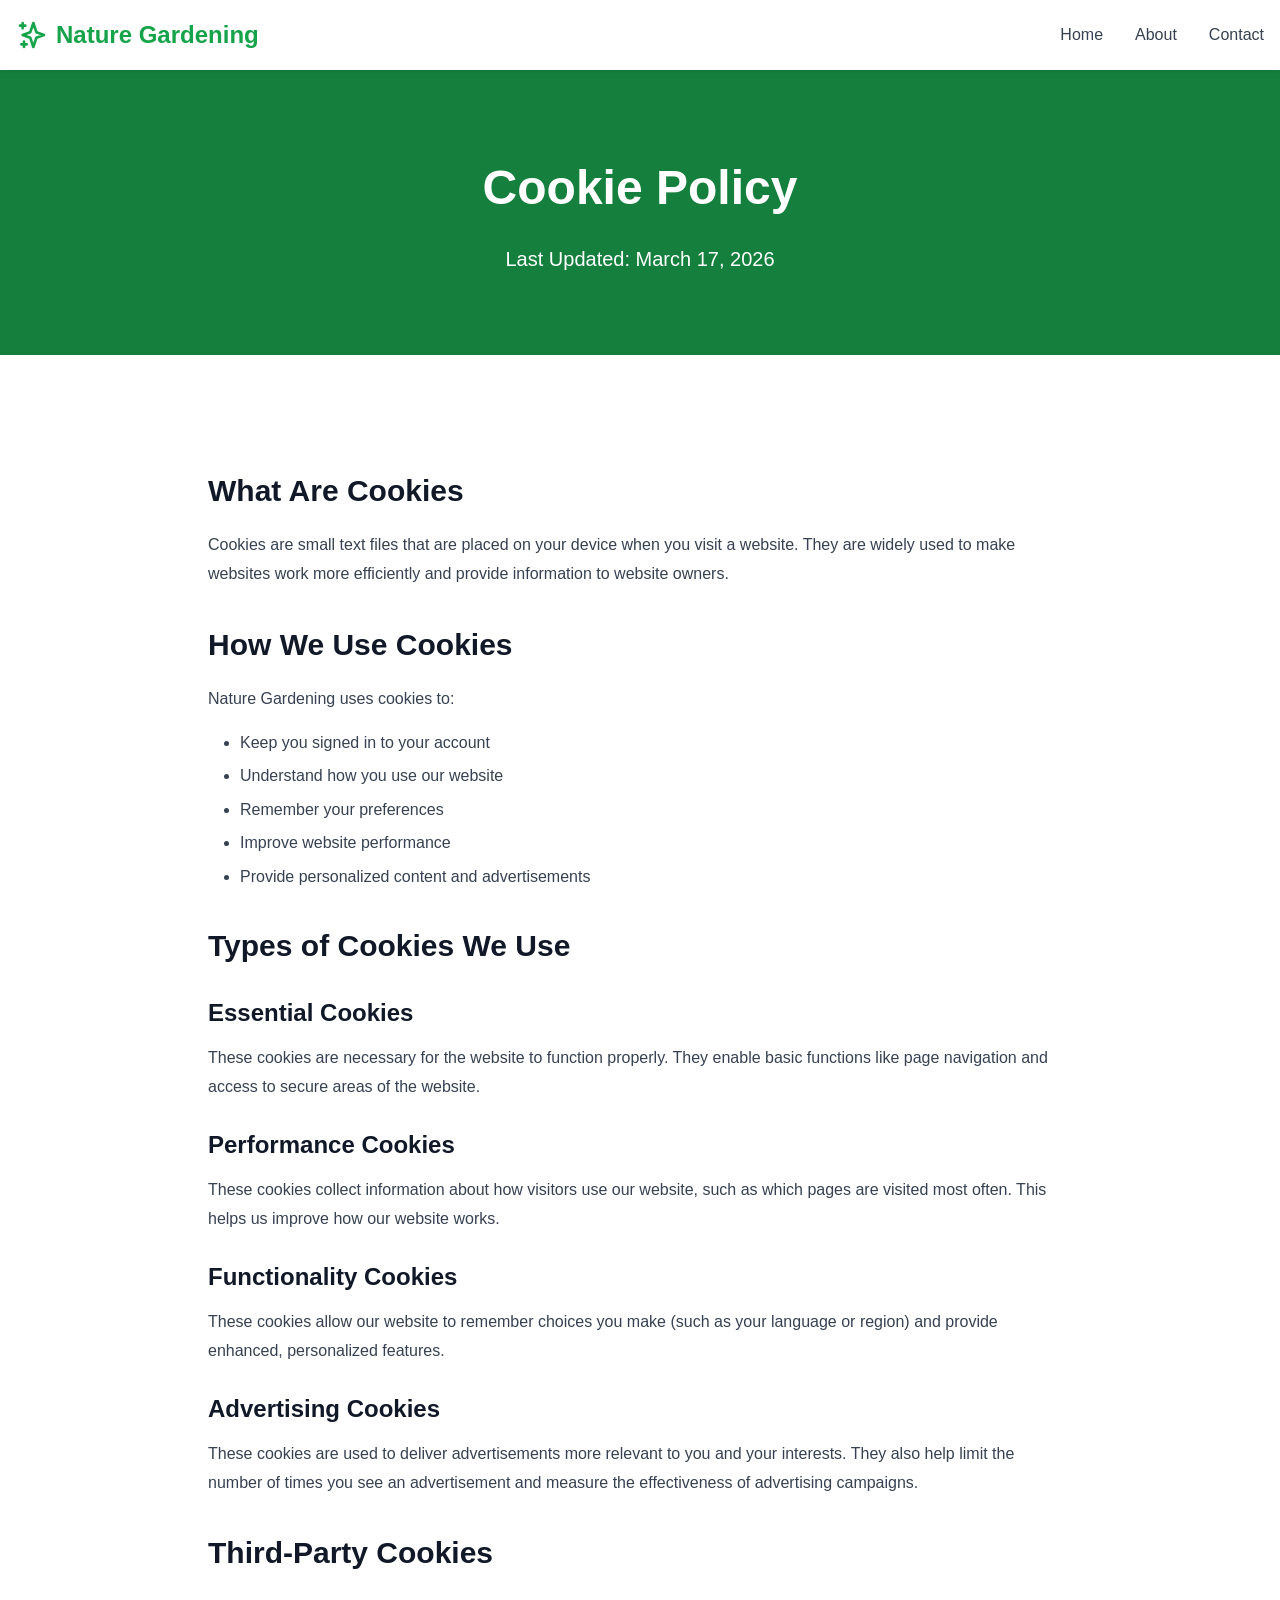
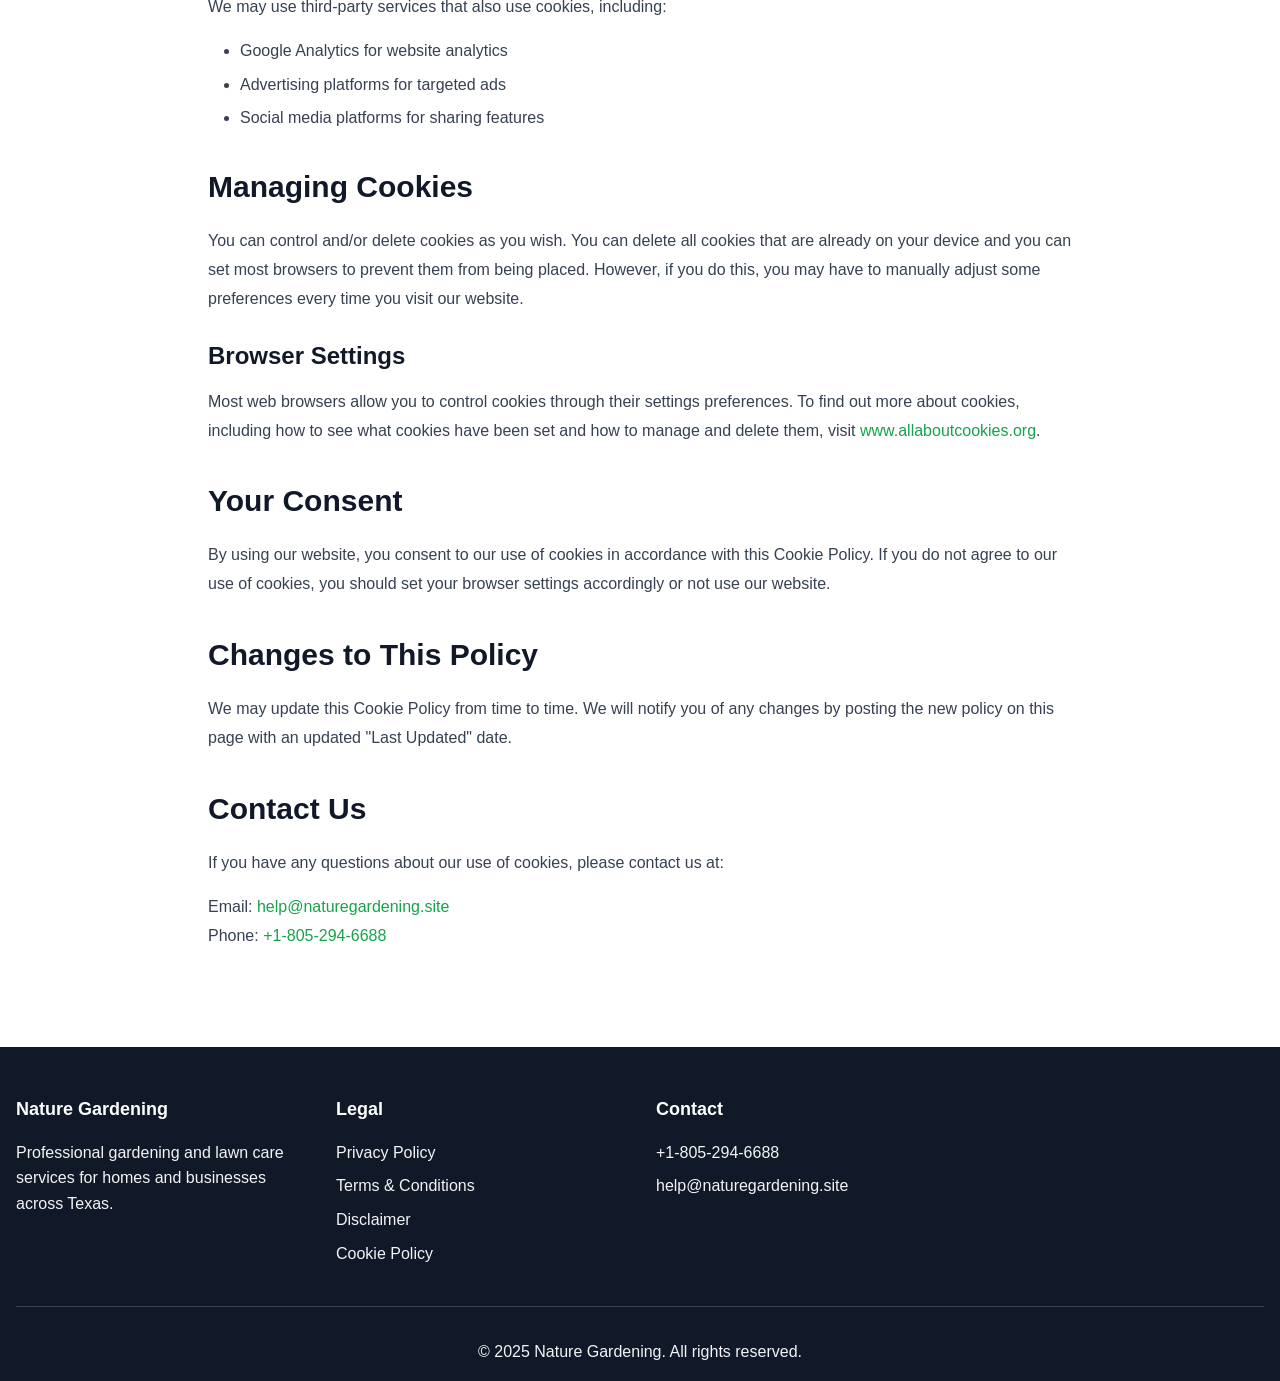
<file: cookie-policy.html>
<!DOCTYPE html>
<html lang="en">
<head>
    <meta charset="UTF-8">
    <meta name="viewport" content="width=device-width, initial-scale=1.0">
    <title>Cookie Policy - Nature Gardening</title>
    <link rel="stylesheet" href="css/styles.css">
    <style>
        .legal-content { max-width: 56rem; margin: 0 auto; padding: 0 1rem; }
        .legal-content h2 { font-size: 1.875rem; font-weight: bold; margin-top: 2rem; margin-bottom: 1rem; }
        .legal-content h3 { font-size: 1.5rem; font-weight: 600; margin-top: 1.5rem; margin-bottom: 0.75rem; }
        .legal-content p { margin-bottom: 1rem; line-height: 1.8; color: var(--color-gray-700); }
        .legal-content ul { margin-bottom: 1rem; padding-left: 2rem; }
        .legal-content li { margin-bottom: 0.5rem; color: var(--color-gray-700); }
    </style>
</head>
<body>
    <header class="header">
        <div class="header-content">
            <a href="index.html" class="logo">
                <svg class="logo-icon" fill="none" stroke="currentColor" viewBox="0 0 24 24">
                    <path stroke-linecap="round" stroke-linejoin="round" stroke-width="2" d="M5 3v4M3 5h4M6 17v4m-2-2h4m5-16l2.286 6.857L21 12l-5.714 2.143L13 21l-2.286-6.857L5 12l5.714-2.143L13 3z"></path>
                </svg>
                <span>Nature Gardening</span>
            </a>
            <button class="mobile-menu-toggle">☰</button>
            <nav>
                <ul class="nav-list">
                    <li><a href="index.html" class="nav-link">Home</a></li>
                    <li><a href="about.html" class="nav-link">About</a></li>
                    <li><a href="contact.html" class="nav-link">Contact</a></li>
                </ul>
            </nav>
        </div>
    </header>

    <section class="page-hero">
        <h1>Cookie Policy</h1>
        <p>Last Updated: March 17, 2026</p>
    </section>

    <section class="section">
        <div class="legal-content">
            <h2>What Are Cookies</h2>
            <p>Cookies are small text files that are placed on your device when you visit a website. They are widely used to make websites work more efficiently and provide information to website owners.</p>

            <h2>How We Use Cookies</h2>
            <p>Nature Gardening uses cookies to:</p>
            <ul>
                <li>Keep you signed in to your account</li>
                <li>Understand how you use our website</li>
                <li>Remember your preferences</li>
                <li>Improve website performance</li>
                <li>Provide personalized content and advertisements</li>
            </ul>

            <h2>Types of Cookies We Use</h2>
            
            <h3>Essential Cookies</h3>
            <p>These cookies are necessary for the website to function properly. They enable basic functions like page navigation and access to secure areas of the website.</p>

            <h3>Performance Cookies</h3>
            <p>These cookies collect information about how visitors use our website, such as which pages are visited most often. This helps us improve how our website works.</p>

            <h3>Functionality Cookies</h3>
            <p>These cookies allow our website to remember choices you make (such as your language or region) and provide enhanced, personalized features.</p>

            <h3>Advertising Cookies</h3>
            <p>These cookies are used to deliver advertisements more relevant to you and your interests. They also help limit the number of times you see an advertisement and measure the effectiveness of advertising campaigns.</p>

            <h2>Third-Party Cookies</h2>
            <p>We may use third-party services that also use cookies, including:</p>
            <ul>
                <li>Google Analytics for website analytics</li>
                <li>Advertising platforms for targeted ads</li>
                <li>Social media platforms for sharing features</li>
            </ul>

            <h2>Managing Cookies</h2>
            <p>You can control and/or delete cookies as you wish. You can delete all cookies that are already on your device and you can set most browsers to prevent them from being placed. However, if you do this, you may have to manually adjust some preferences every time you visit our website.</p>

            <h3>Browser Settings</h3>
            <p>Most web browsers allow you to control cookies through their settings preferences. To find out more about cookies, including how to see what cookies have been set and how to manage and delete them, visit <a href="https://www.allaboutcookies.org" target="_blank" style="color: var(--color-green-600);">www.allaboutcookies.org</a>.</p>

            <h2>Your Consent</h2>
            <p>By using our website, you consent to our use of cookies in accordance with this Cookie Policy. If you do not agree to our use of cookies, you should set your browser settings accordingly or not use our website.</p>

            <h2>Changes to This Policy</h2>
            <p>We may update this Cookie Policy from time to time. We will notify you of any changes by posting the new policy on this page with an updated "Last Updated" date.</p>

            <h2>Contact Us</h2>
            <p>If you have any questions about our use of cookies, please contact us at:</p>
            <p>
                Email: <a href="mailto:help@naturegardening.site" style="color: var(--color-green-600);">help@naturegardening.site</a><br>
                Phone: <a href="tel:+18052946688" style="color: var(--color-green-600);">+1-805-294-6688</a>
            </p>
        </div>
    </section>

    <footer class="footer">
        <div class="footer-content">
            <div>
                <h3>Nature Gardening</h3>
                <p style="color: var(--color-gray-100); margin-top: 1rem;">Professional gardening and lawn care services for homes and businesses across Texas.</p>
            </div>
            <div>
                <h3>Legal</h3>
                <ul class="footer-links">
                    <li><a href="privacy.html">Privacy Policy</a></li>
                    <li><a href="terms.html">Terms & Conditions</a></li>
                    <li><a href="disclaimer.html">Disclaimer</a></li>
                    <li><a href="cookie-policy.html">Cookie Policy</a></li>
                </ul>
            </div>
            <div>
                <h3>Contact</h3>
                <ul class="footer-links">
                    <li><a href="tel:+18052946688">+1-805-294-6688</a></li>
                    <li><a href="mailto:help@naturegardening.site">help@naturegardening.site</a></li>
                </ul>
            </div>
        </div>
        <div class="footer-bottom">
            <p>&copy; 2025 Nature Gardening. All rights reserved.</p>
        </div>
    </footer>

    <script src="js/main.js"></script>
</body>
</html>
</file>
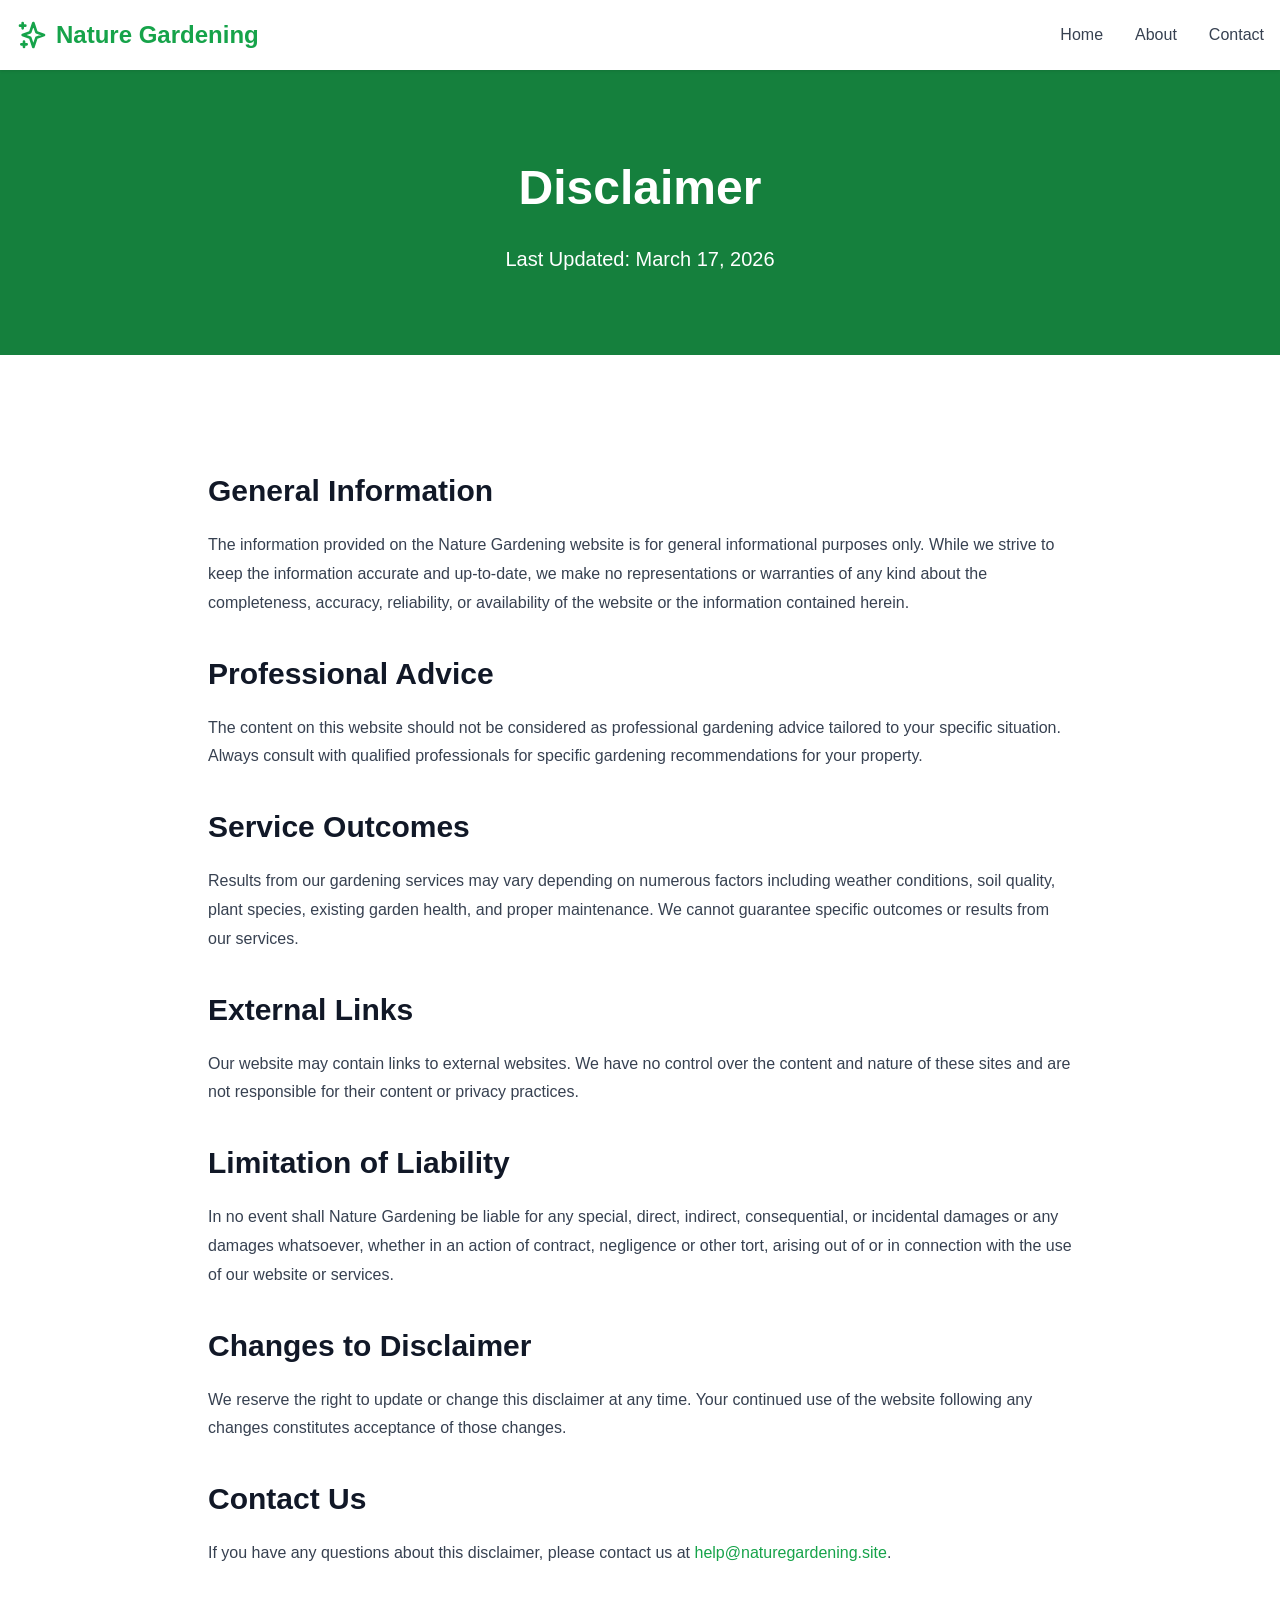
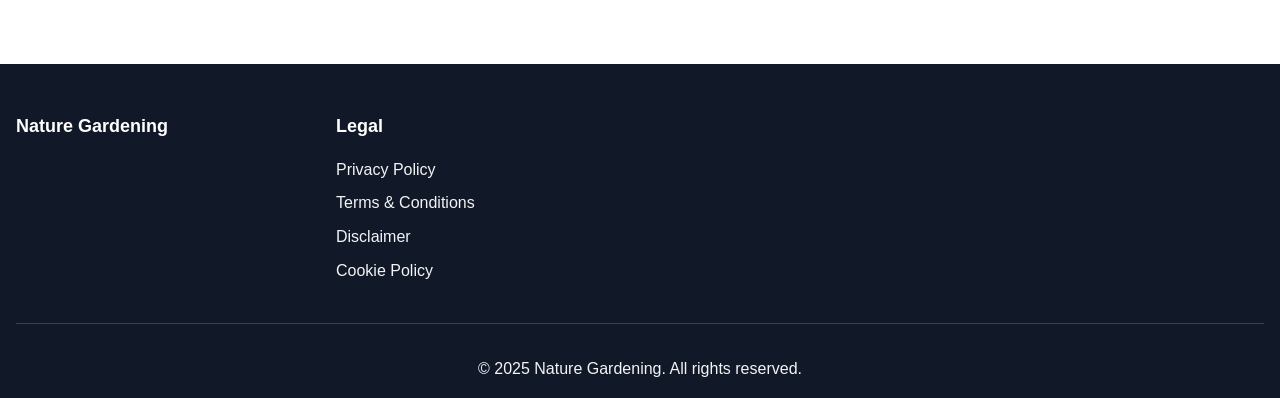
<file: disclaimer.html>
<!DOCTYPE html>
<html lang="en">
<head>
    <meta charset="UTF-8">
    <meta name="viewport" content="width=device-width, initial-scale=1.0">
    <title>Disclaimer - Nature Gardening</title>
    <link rel="stylesheet" href="css/styles.css">
    <style>
        .legal-content { max-width: 56rem; margin: 0 auto; padding: 0 1rem; }
        .legal-content h2 { font-size: 1.875rem; font-weight: bold; margin-top: 2rem; margin-bottom: 1rem; }
        .legal-content p { margin-bottom: 1rem; line-height: 1.8; color: var(--color-gray-700); }
    </style>
</head>
<body>
    <header class="header">
        <div class="header-content">
            <a href="index.html" class="logo">
                <svg class="logo-icon" fill="none" stroke="currentColor" viewBox="0 0 24 24">
                    <path stroke-linecap="round" stroke-linejoin="round" stroke-width="2" d="M5 3v4M3 5h4M6 17v4m-2-2h4m5-16l2.286 6.857L21 12l-5.714 2.143L13 21l-2.286-6.857L5 12l5.714-2.143L13 3z"></path>
                </svg>
                <span>Nature Gardening</span>
            </a>
            <button class="mobile-menu-toggle">☰</button>
            <nav>
                <ul class="nav-list">
                    <li><a href="index.html" class="nav-link">Home</a></li>
                    <li><a href="about.html" class="nav-link">About</a></li>
                    <li><a href="contact.html" class="nav-link">Contact</a></li>
                </ul>
            </nav>
        </div>
    </header>

    <section class="page-hero">
        <h1>Disclaimer</h1>
        <p>Last Updated: March 17, 2026</p>
    </section>

    <section class="section">
        <div class="legal-content">
            <h2>General Information</h2>
            <p>The information provided on the Nature Gardening website is for general informational purposes only. While we strive to keep the information accurate and up-to-date, we make no representations or warranties of any kind about the completeness, accuracy, reliability, or availability of the website or the information contained herein.</p>

            <h2>Professional Advice</h2>
            <p>The content on this website should not be considered as professional gardening advice tailored to your specific situation. Always consult with qualified professionals for specific gardening recommendations for your property.</p>

            <h2>Service Outcomes</h2>
            <p>Results from our gardening services may vary depending on numerous factors including weather conditions, soil quality, plant species, existing garden health, and proper maintenance. We cannot guarantee specific outcomes or results from our services.</p>

            <h2>External Links</h2>
            <p>Our website may contain links to external websites. We have no control over the content and nature of these sites and are not responsible for their content or privacy practices.</p>

            <h2>Limitation of Liability</h2>
            <p>In no event shall Nature Gardening be liable for any special, direct, indirect, consequential, or incidental damages or any damages whatsoever, whether in an action of contract, negligence or other tort, arising out of or in connection with the use of our website or services.</p>

            <h2>Changes to Disclaimer</h2>
            <p>We reserve the right to update or change this disclaimer at any time. Your continued use of the website following any changes constitutes acceptance of those changes.</p>

            <h2>Contact Us</h2>
            <p>If you have any questions about this disclaimer, please contact us at <a href="mailto:help@naturegardening.site" style="color: var(--color-green-600);">help@naturegardening.site</a>.</p>
        </div>
    </section>

    <footer class="footer">
        <div class="footer-content">
            <div>
                <h3>Nature Gardening</h3>
            </div>
            <div>
                <h3>Legal</h3>
                <ul class="footer-links">
                    <li><a href="privacy.html">Privacy Policy</a></li>
                    <li><a href="terms.html">Terms & Conditions</a></li>
                    <li><a href="disclaimer.html">Disclaimer</a></li>
                    <li><a href="cookie-policy.html">Cookie Policy</a></li>
                </ul>
            </div>
        </div>
        <div class="footer-bottom">
            <p>&copy; 2025 Nature Gardening. All rights reserved.</p>
        </div>
    </footer>

    <script src="js/main.js"></script>
</body>
</html>
</file>
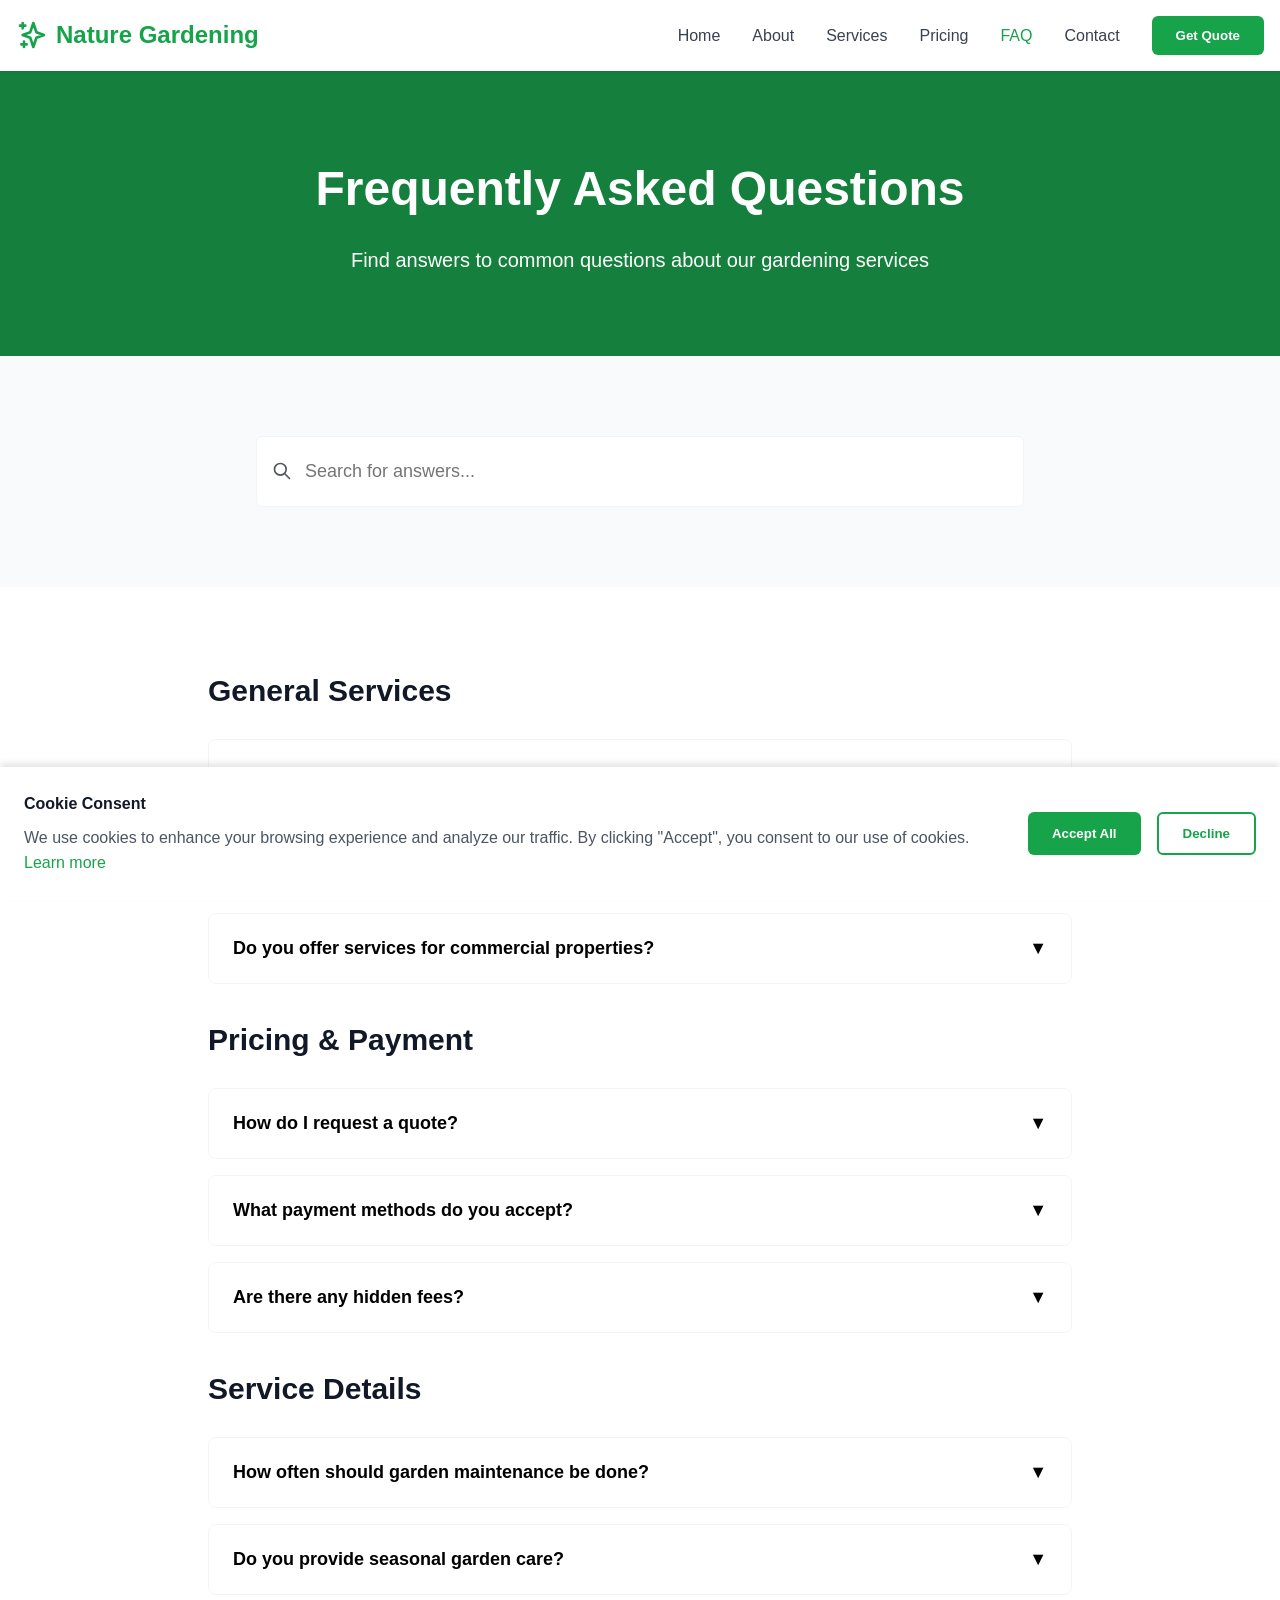
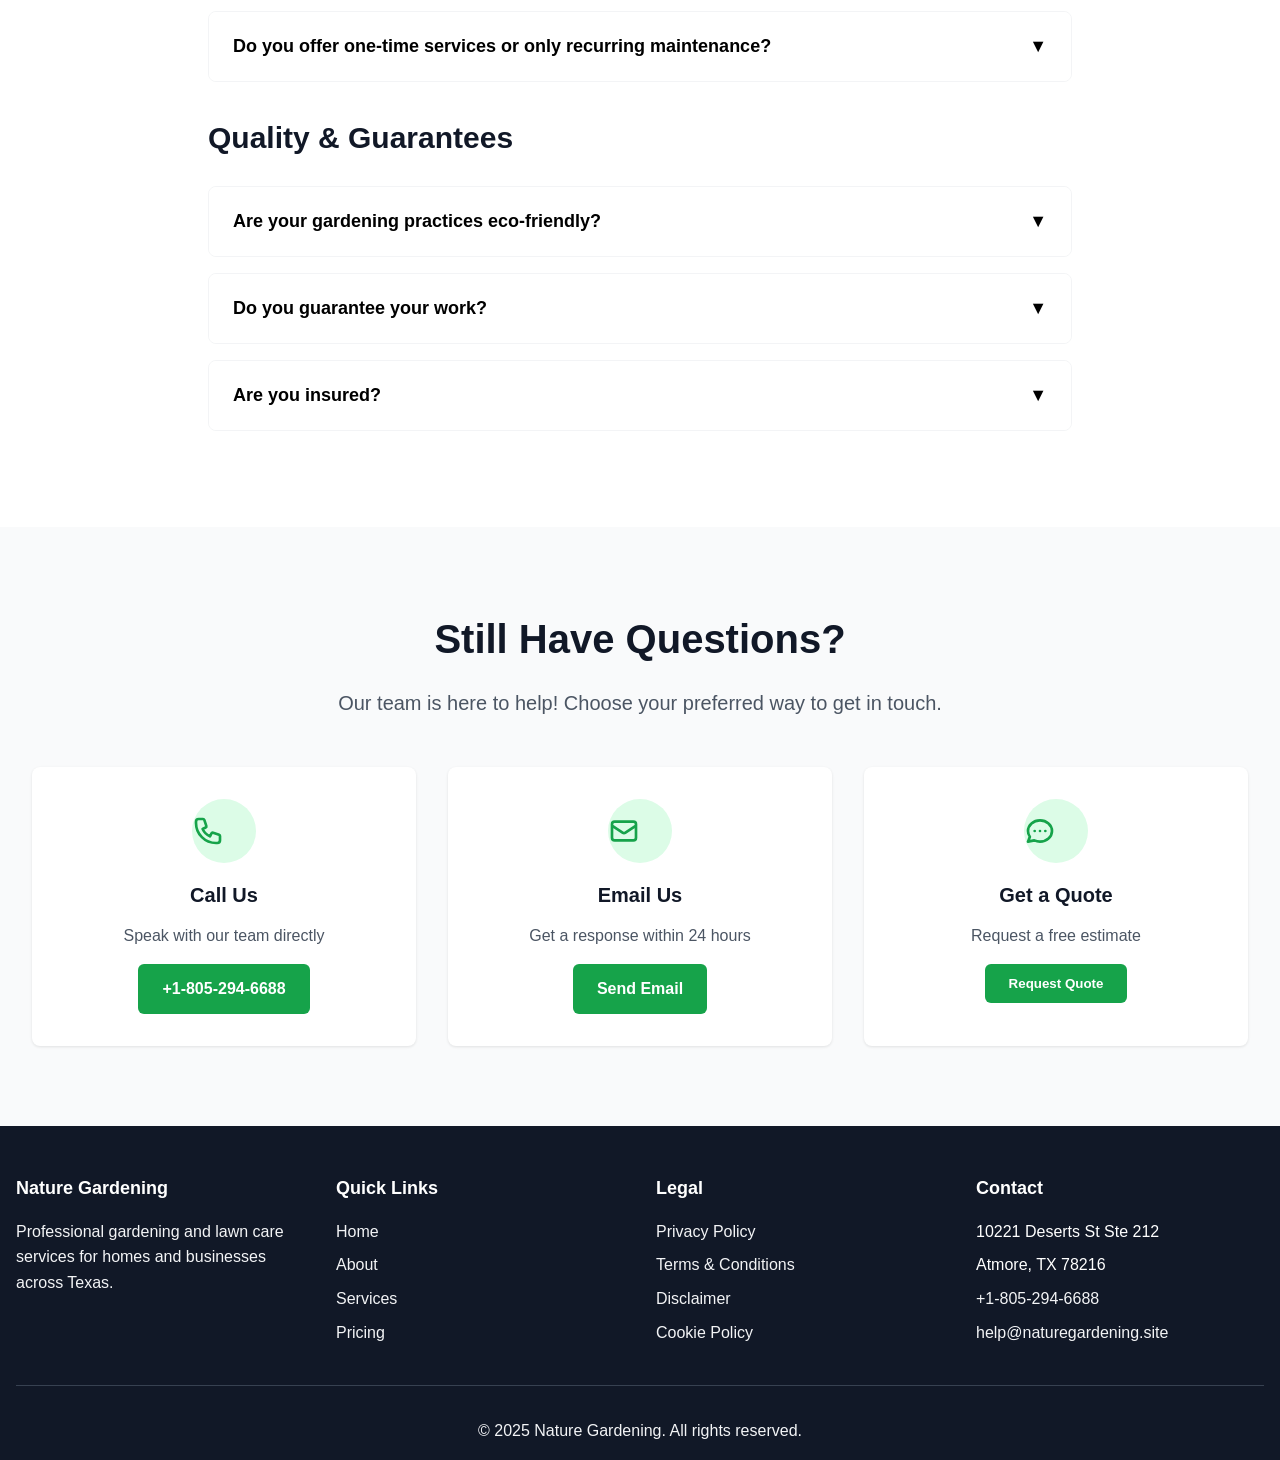
<file: faq.html>
<!DOCTYPE html>
<html lang="en">
<head>
    <meta charset="UTF-8">
    <meta name="viewport" content="width=device-width, initial-scale=1.0">
    <meta name="description" content="Frequently asked questions about Nature Gardening services, pricing, scheduling, and more. Get answers to all your gardening questions.">
    <title>FAQ - Nature Gardening | Gardening Services Questions Answered</title>
    <link rel="stylesheet" href="css/styles.css">
</head>
<body>
    <!-- Header -->
    <header class="header">
        <div class="header-content">
            <a href="index.html" class="logo">
                <svg class="logo-icon" fill="none" stroke="currentColor" viewBox="0 0 24 24">
                    <path stroke-linecap="round" stroke-linejoin="round" stroke-width="2" d="M5 3v4M3 5h4M6 17v4m-2-2h4m5-16l2.286 6.857L21 12l-5.714 2.143L13 21l-2.286-6.857L5 12l5.714-2.143L13 3z"></path>
                </svg>
                <span>Nature Gardening</span>
            </a>
            <button class="mobile-menu-toggle" aria-label="Toggle mobile menu">☰</button>
            <nav>
                <ul class="nav-list">
                    <li><a href="index.html" class="nav-link">Home</a></li>
                    <li><a href="about.html" class="nav-link">About</a></li>
                    <li><a href="services.html" class="nav-link">Services</a></li>
                    <li><a href="pricing.html" class="nav-link">Pricing</a></li>
                    <li><a href="faq.html" class="nav-link">FAQ</a></li>
                    <li><a href="contact.html" class="nav-link">Contact</a></li>
                    <li><button onclick="openModal('leadModal')" class="btn btn-primary">Get Quote</button></li>
                </ul>
            </nav>
        </div>
    </header>

    <!-- Hero -->
    <section class="page-hero">
        <h1>Frequently Asked Questions</h1>
        <p>Find answers to common questions about our gardening services</p>
    </section>

    <!-- Search -->
    <section class="section section-gray">
        <div class="search-container">
            <svg class="search-icon" fill="none" stroke="currentColor" viewBox="0 0 24 24">
                <path stroke-linecap="round" stroke-linejoin="round" stroke-width="2" d="M21 21l-6-6m2-5a7 7 0 11-14 0 7 7 0 0114 0z"></path>
            </svg>
            <input type="text" id="faqSearch" class="search-input" placeholder="Search for answers...">
        </div>
    </section>

    <!-- FAQ Categories -->
    <section class="section">
        <div class="container" style="max-width: 56rem;">
            <!-- General Services -->
            <div class="faq-category mb-8">
                <h2 class="text-3xl font-bold mb-6">General Services</h2>
                <div class="accordion-item">
                    <button class="accordion-trigger">
                        <span>What gardening services do you offer?</span>
                        <span class="accordion-icon">▼</span>
                    </button>
                    <div class="accordion-content">
                        We offer a comprehensive range of gardening services including lawn care (mowing, edging, fertilization), garden maintenance (plant care, weeding, trimming), landscape design support, seasonal cleanups, planting services, and irrigation assistance. We serve both residential and commercial properties.
                    </div>
                </div>
                <div class="accordion-item">
                    <button class="accordion-trigger">
                        <span>What areas do you serve?</span>
                        <span class="accordion-icon">▼</span>
                    </button>
                    <div class="accordion-content">
                        We are based in Atmore, Texas (78216) and serve the surrounding areas including Austin, Houston, Dallas, San Antonio, Fort Worth, and many other cities across Texas. Contact us to confirm if we service your specific location.
                    </div>
                </div>
                <div class="accordion-item">
                    <button class="accordion-trigger">
                        <span>Do you offer services for commercial properties?</span>
                        <span class="accordion-icon">▼</span>
                    </button>
                    <div class="accordion-content">
                        Yes, we provide professional gardening and lawn care services for both residential and commercial properties. We have experience maintaining office buildings, retail centers, apartment complexes, and other commercial landscapes.
                    </div>
                </div>
            </div>

            <!-- Pricing & Payment -->
            <div class="faq-category mb-8">
                <h2 class="text-3xl font-bold mb-6">Pricing & Payment</h2>
                <div class="accordion-item">
                    <button class="accordion-trigger">
                        <span>How do I request a quote?</span>
                        <span class="accordion-icon">▼</span>
                    </button>
                    <div class="accordion-content">
                        You can request a free quote by filling out our online form, calling us at +1-805-294-6688, or emailing help@naturegardening.site. We'll schedule a convenient time to assess your property and provide a detailed, no-obligation quote.
                    </div>
                </div>
                <div class="accordion-item">
                    <button class="accordion-trigger">
                        <span>What payment methods do you accept?</span>
                        <span class="accordion-icon">▼</span>
                    </button>
                    <div class="accordion-content">
                        We accept various payment methods including credit cards, debit cards, checks, and electronic payments. Payment details and terms will be discussed when we provide your service quote.
                    </div>
                </div>
                <div class="accordion-item">
                    <button class="accordion-trigger">
                        <span>Are there any hidden fees?</span>
                        <span class="accordion-icon">▼</span>
                    </button>
                    <div class="accordion-content">
                        No, we believe in transparent pricing. All quoted prices include labor and professional equipment. Any additional materials needed will be discussed and approved before purchase.
                    </div>
                </div>
            </div>

            <!-- Service Details -->
            <div class="faq-category mb-8">
                <h2 class="text-3xl font-bold mb-6">Service Details</h2>
                <div class="accordion-item">
                    <button class="accordion-trigger">
                        <span>How often should garden maintenance be done?</span>
                        <span class="accordion-icon">▼</span>
                    </button>
                    <div class="accordion-content">
                        The frequency depends on your garden's needs and the season. For lawn care, we typically recommend weekly or bi-weekly service during growing season. General garden maintenance can be monthly or quarterly.
                    </div>
                </div>
                <div class="accordion-item">
                    <button class="accordion-trigger">
                        <span>Do you provide seasonal garden care?</span>
                        <span class="accordion-icon">▼</span>
                    </button>
                    <div class="accordion-content">
                        Yes, we offer specialized seasonal care including spring garden preparation, summer maintenance, fall cleanup (leaf removal and garden prep for winter), and winter protection services.
                    </div>
                </div>
                <div class="accordion-item">
                    <button class="accordion-trigger">
                        <span>Do you offer one-time services or only recurring maintenance?</span>
                        <span class="accordion-icon">▼</span>
                    </button>
                    <div class="accordion-content">
                        We offer both one-time services (such as seasonal cleanups or special projects) and recurring maintenance plans. Whether you need a single cleanup or ongoing care, we can create a service plan that fits your needs.
                    </div>
                </div>
            </div>

            <!-- Quality & Guarantees -->
            <div class="faq-category">
                <h2 class="text-3xl font-bold mb-6">Quality & Guarantees</h2>
                <div class="accordion-item">
                    <button class="accordion-trigger">
                        <span>Are your gardening practices eco-friendly?</span>
                        <span class="accordion-icon">▼</span>
                    </button>
                    <div class="accordion-content">
                        Yes, we are committed to sustainable and eco-friendly gardening practices. We use environmentally responsible methods, recommend native plants when appropriate, practice water conservation, and use organic options whenever possible.
                    </div>
                </div>
                <div class="accordion-item">
                    <button class="accordion-trigger">
                        <span>Do you guarantee your work?</span>
                        <span class="accordion-icon">▼</span>
                    </button>
                    <div class="accordion-content">
                        Yes, we stand behind the quality of our work. If you're not satisfied with any aspect of our service, please let us know within 48 hours and we'll make it right. Customer satisfaction is our top priority.
                    </div>
                </div>
                <div class="accordion-item">
                    <button class="accordion-trigger">
                        <span>Are you insured?</span>
                        <span class="accordion-icon">▼</span>
                    </button>
                    <div class="accordion-content">
                        Yes, we are fully insured and bonded. All our team members are professional, trained, and covered by liability insurance for your peace of mind and protection.
                    </div>
                </div>
            </div>
        </div>
    </section>

    <!-- Contact CTA -->
    <section class="section section-gray">
        <div class="container">
            <h2 class="section-title">Still Have Questions?</h2>
            <p class="section-subtitle">Our team is here to help! Choose your preferred way to get in touch.</p>
            <div class="grid grid-cols-3">
                <div class="card">
                    <div class="card-content text-center" style="padding: 2rem;">
                        <div style="width: 4rem; height: 4rem; background-color: var(--color-green-100); border-radius: 50%; display: flex; align-items: center; justify-center; margin: 0 auto 1rem;">
                            <svg style="width: 2rem; height: 2rem; color: var(--color-green-600);" fill="none" stroke="currentColor" viewBox="0 0 24 24">
                                <path stroke-linecap="round" stroke-linejoin="round" stroke-width="2" d="M3 5a2 2 0 012-2h3.28a1 1 0 01.948.684l1.498 4.493a1 1 0 01-.502 1.21l-2.257 1.13a11.042 11.042 0 005.516 5.516l1.13-2.257a1 1 0 011.21-.502l4.493 1.498a1 1 0 01.684.949V19a2 2 0 01-2 2h-1C9.716 21 3 14.284 3 6V5z"></path>
                            </svg>
                        </div>
                        <h3 class="text-xl font-bold mb-3">Call Us</h3>
                        <p style="color: var(--color-gray-600); margin-bottom: 1rem;">Speak with our team directly</p>
                        <a href="tel:+18052946688" class="btn btn-primary">+1-805-294-6688</a>
                    </div>
                </div>
                <div class="card">
                    <div class="card-content text-center" style="padding: 2rem;">
                        <div style="width: 4rem; height: 4rem; background-color: var(--color-green-100); border-radius: 50%; display: flex; align-items: center; justify-center; margin: 0 auto 1rem;">
                            <svg style="width: 2rem; height: 2rem; color: var(--color-green-600);" fill="none" stroke="currentColor" viewBox="0 0 24 24">
                                <path stroke-linecap="round" stroke-linejoin="round" stroke-width="2" d="M3 8l7.89 5.26a2 2 0 002.22 0L21 8M5 19h14a2 2 0 002-2V7a2 2 0 00-2-2H5a2 2 0 00-2 2v10a2 2 0 002 2z"></path>
                            </svg>
                        </div>
                        <h3 class="text-xl font-bold mb-3">Email Us</h3>
                        <p style="color: var(--color-gray-600); margin-bottom: 1rem;">Get a response within 24 hours</p>
                        <a href="mailto:help@naturegardening.site" class="btn btn-primary">Send Email</a>
                    </div>
                </div>
                <div class="card">
                    <div class="card-content text-center" style="padding: 2rem;">
                        <div style="width: 4rem; height: 4rem; background-color: var(--color-green-100); border-radius: 50%; display: flex; align-items: center; justify-center; margin: 0 auto 1rem;">
                            <svg style="width: 2rem; height: 2rem; color: var(--color-green-600);" fill="none" stroke="currentColor" viewBox="0 0 24 24">
                                <path stroke-linecap="round" stroke-linejoin="round" stroke-width="2" d="M8 12h.01M12 12h.01M16 12h.01M21 12c0 4.418-4.03 8-9 8a9.863 9.863 0 01-4.255-.949L3 20l1.395-3.72C3.512 15.042 3 13.574 3 12c0-4.418 4.03-8 9-8s9 3.582 9 8z"></path>
                            </svg>
                        </div>
                        <h3 class="text-xl font-bold mb-3">Get a Quote</h3>
                        <p style="color: var(--color-gray-600); margin-bottom: 1rem;">Request a free estimate</p>
                        <button onclick="openModal('leadModal')" class="btn btn-primary">Request Quote</button>
                    </div>
                </div>
            </div>
        </div>
    </section>

    <!-- Footer -->
    <footer class="footer">
        <div class="footer-content">
            <div>
                <h3>Nature Gardening</h3>
                <p style="color: var(--color-gray-100); margin-top: 1rem;">Professional gardening and lawn care services for homes and businesses across Texas.</p>
            </div>
            <div>
                <h3>Quick Links</h3>
                <ul class="footer-links">
                    <li><a href="index.html">Home</a></li>
                    <li><a href="about.html">About</a></li>
                    <li><a href="services.html">Services</a></li>
                    <li><a href="pricing.html">Pricing</a></li>
                </ul>
            </div>
            <div>
                <h3>Legal</h3>
                <ul class="footer-links">
                    <li><a href="privacy.html">Privacy Policy</a></li>
                    <li><a href="terms.html">Terms & Conditions</a></li>
                    <li><a href="disclaimer.html">Disclaimer</a></li>
                    <li><a href="cookie-policy.html">Cookie Policy</a></li>
                </ul>
            </div>
            <div>
                <h3>Contact</h3>
                <ul class="footer-links">
                    <li>10221 Deserts St Ste 212</li>
                    <li>Atmore, TX 78216</li>
                    <li><a href="tel:+18052946688">+1-805-294-6688</a></li>
                    <li><a href="mailto:help@naturegardening.site">help@naturegardening.site</a></li>
                </ul>
            </div>
        </div>
        <div class="footer-bottom">
            <p>&copy; 2025 Nature Gardening. All rights reserved.</p>
        </div>
    </footer>

    <!-- Lead Modal -->
    <div id="leadModal" class="modal-overlay">
        <div class="modal-content">
            <div class="modal-header">
                <h2 class="modal-title">Request a Free Quote</h2>
                <button onclick="closeModal('leadModal')" class="modal-close">&times;</button>
            </div>
            <div class="modal-body">
                <form id="leadForm">
                    <div class="form-group">
                        <label for="leadFullName" class="form-label">Full Name *</label>
                        <input type="text" id="leadFullName" class="form-input" required placeholder="John Doe">
                    </div>
                    <div class="form-group">
                        <label for="leadEmail" class="form-label">Email Address *</label>
                        <input type="email" id="leadEmail" class="form-input" required placeholder="john@example.com">
                    </div>
                    <div class="form-group">
                        <label for="leadPhone" class="form-label">Phone Number *</label>
                        <input type="tel" id="leadPhone" class="form-input" required placeholder="+1-555-123-4567">
                    </div>
                    <div class="form-group">
                        <label for="leadService" class="form-label">Service Needed</label>
                        <input type="text" id="leadService" class="form-input" placeholder="e.g., Lawn Care">
                    </div>
                    <div class="form-group">
                        <label for="leadMessage" class="form-label">Message</label>
                        <textarea id="leadMessage" class="form-textarea" placeholder="Tell us about your needs..."></textarea>
                    </div>
                    <div class="form-group checkbox-group">
                        <input type="checkbox" id="leadConsent" class="checkbox" required>
                        <label for="leadConsent" style="font-size: 0.875rem;">
                            I agree to the <a href="privacy.html" target="_blank" style="color: var(--color-green-600);">Privacy Policy</a> and 
                            <a href="terms.html" target="_blank" style="color: var(--color-green-600);">Terms & Conditions</a> and consent to being contacted. *
                        </label>
                    </div>
                    <button type="submit" class="btn btn-primary" style="width: 100%; padding: 1rem;">Request Free Quote</button>
                </form>
            </div>
        </div>
    </div>

    <!-- Cookie Banner -->
    <div id="cookieBanner" class="cookie-banner">
        <div class="cookie-banner-content">
            <div class="cookie-banner-text">
                <strong>Cookie Consent</strong>
                <p style="margin-top: 0.5rem; color: var(--color-gray-600);">
                    We use cookies to enhance your browsing experience and analyze our traffic. By clicking "Accept", you consent to our use of cookies. 
                    <a href="cookie-policy.html" style="color: var(--color-green-600);">Learn more</a>
                </p>
            </div>
            <div class="cookie-banner-buttons">
                <button id="acceptCookies" class="btn btn-primary">Accept All</button>
                <button id="declineCookies" class="btn btn-outline">Decline</button>
            </div>
        </div>
    </div>

    <script src="js/main.js"></script>
</body>
</html>
</file>
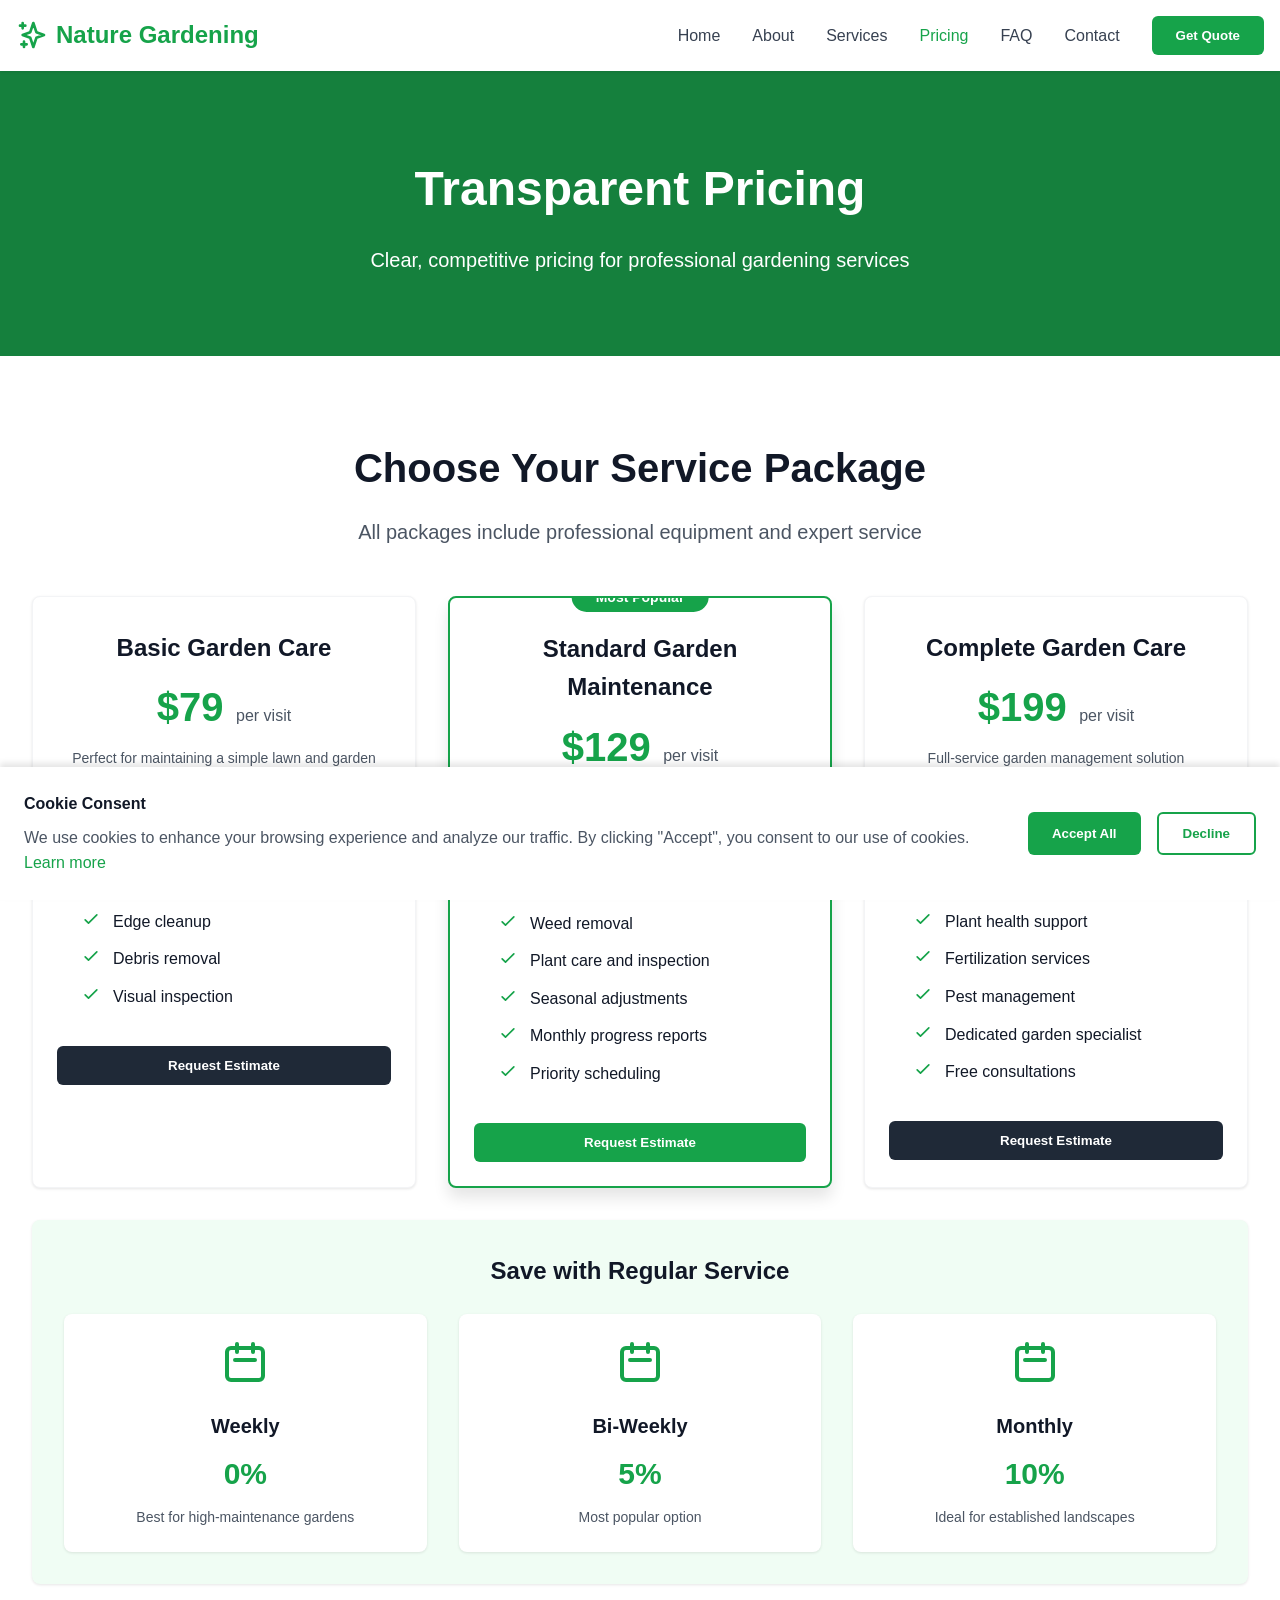
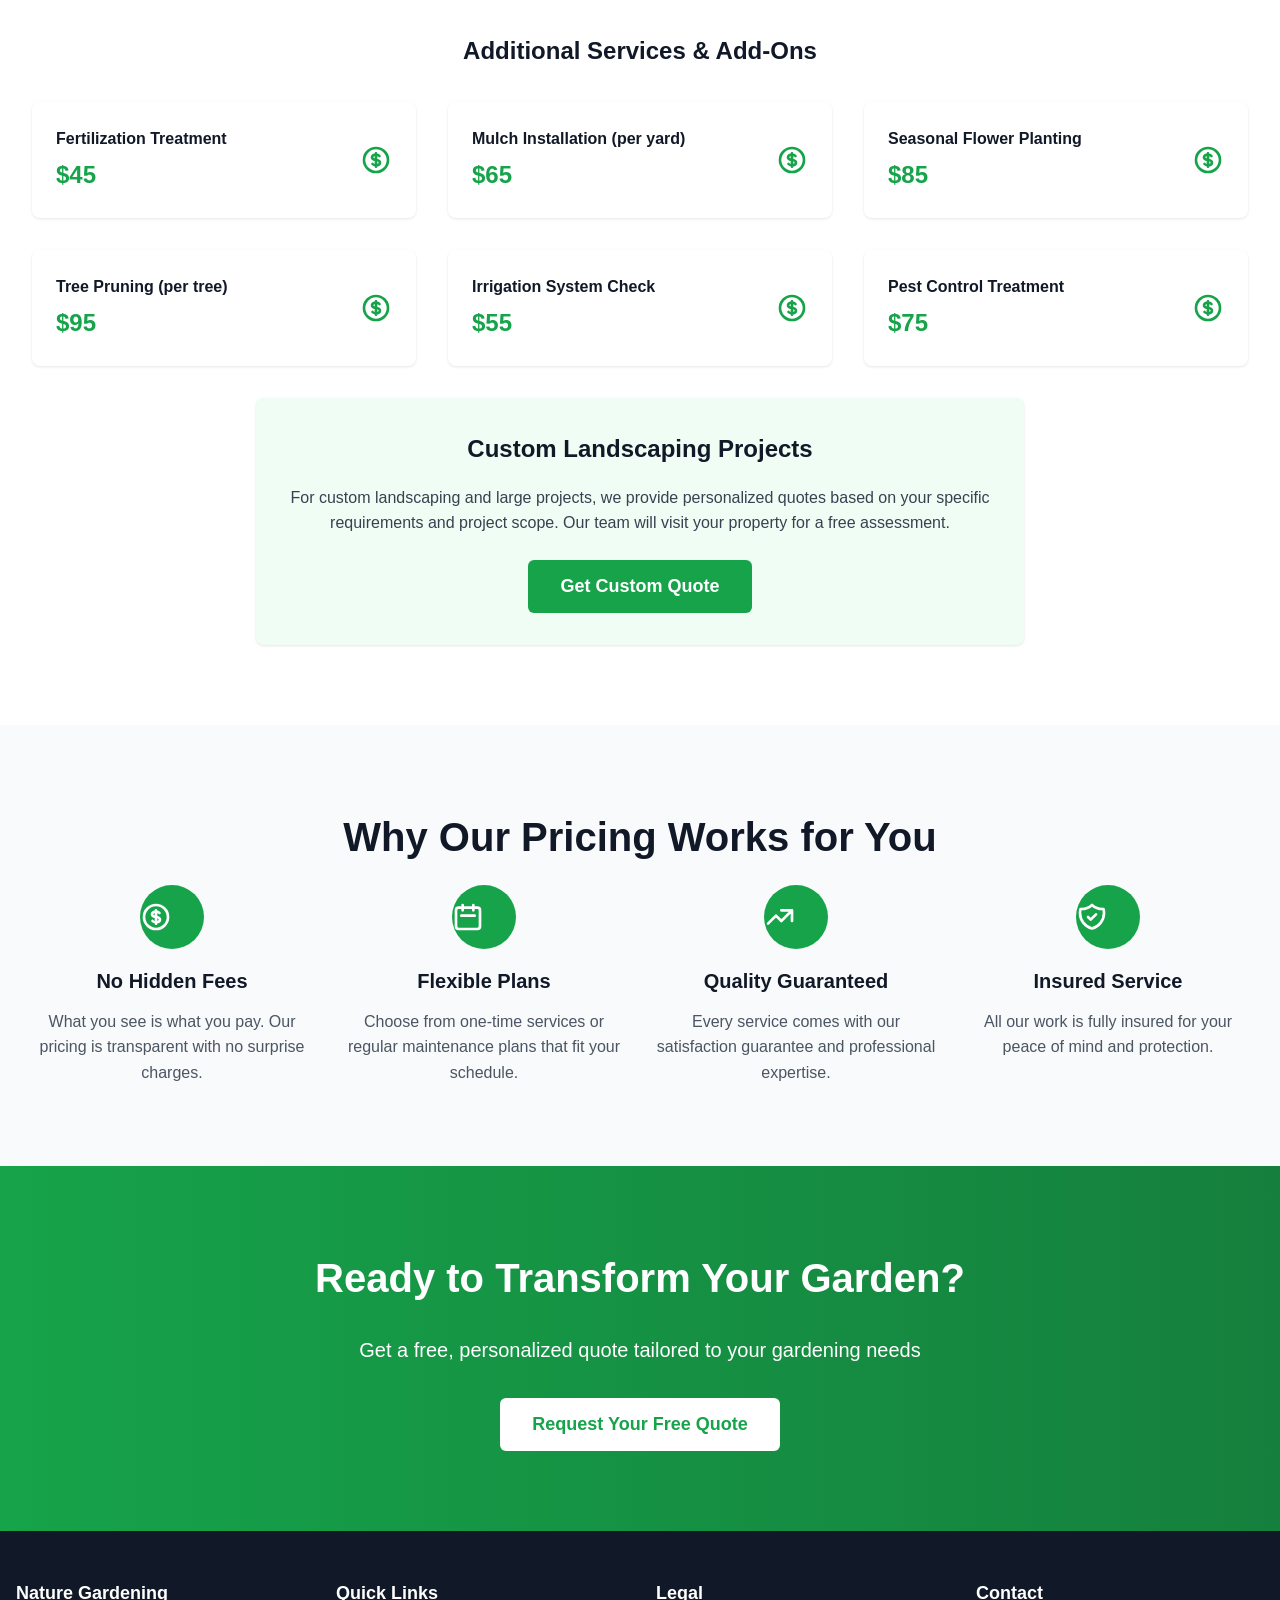
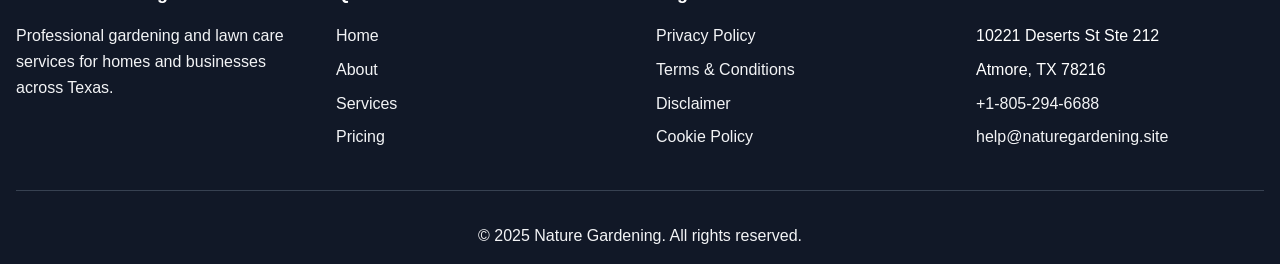
<file: pricing.html>
<!DOCTYPE html>
<html lang="en">
<head>
    <meta charset="UTF-8">
    <meta name="viewport" content="width=device-width, initial-scale=1.0">
    <meta name="description" content="Transparent pricing for professional gardening services in Texas. View our service packages starting at $79. No hidden fees, flexible plans, quality guaranteed.">
    <title>Pricing - Nature Gardening | Affordable Gardening Services Texas</title>
    <link rel="stylesheet" href="css/styles.css">
</head>
<body>
    <!-- Header -->
    <header class="header">
        <div class="header-content">
            <a href="index.html" class="logo">
                <svg class="logo-icon" fill="none" stroke="currentColor" viewBox="0 0 24 24">
                    <path stroke-linecap="round" stroke-linejoin="round" stroke-width="2" d="M5 3v4M3 5h4M6 17v4m-2-2h4m5-16l2.286 6.857L21 12l-5.714 2.143L13 21l-2.286-6.857L5 12l5.714-2.143L13 3z"></path>
                </svg>
                <span>Nature Gardening</span>
            </a>
            <button class="mobile-menu-toggle" aria-label="Toggle mobile menu">☰</button>
            <nav>
                <ul class="nav-list">
                    <li><a href="index.html" class="nav-link">Home</a></li>
                    <li><a href="about.html" class="nav-link">About</a></li>
                    <li><a href="services.html" class="nav-link">Services</a></li>
                    <li><a href="pricing.html" class="nav-link">Pricing</a></li>
                    <li><a href="faq.html" class="nav-link">FAQ</a></li>
                    <li><a href="contact.html" class="nav-link">Contact</a></li>
                    <li><button onclick="openModal('leadModal')" class="btn btn-primary">Get Quote</button></li>
                </ul>
            </nav>
        </div>
    </header>

    <!-- Hero -->
    <section class="page-hero">
        <h1>Transparent Pricing</h1>
        <p>Clear, competitive pricing for professional gardening services</p>
    </section>

    <!-- Pricing Packages -->
    <section class="section">
        <div class="container">
            <h2 class="section-title">Choose Your Service Package</h2>
            <p class="section-subtitle">All packages include professional equipment and expert service</p>
            
            <div class="grid grid-cols-3 mb-8">
                <!-- Basic Package -->
                <div class="card pricing-card">
                    <div class="pricing-header">
                        <h3 class="pricing-title">Basic Garden Care</h3>
                        <div>
                            <span class="pricing-price">$79</span>
                            <span class="pricing-period">per visit</span>
                        </div>
                        <p class="pricing-description">Perfect for maintaining a simple lawn and garden</p>
                    </div>
                    <div class="card-content">
                        <ul class="pricing-features">
                            <li class="pricing-feature">
                                <svg style="width: 1.25rem; height: 1.25rem; color: var(--color-green-600); flex-shrink: 0;" fill="none" stroke="currentColor" viewBox="0 0 24 24">
                                    <path stroke-linecap="round" stroke-linejoin="round" stroke-width="2" d="M5 13l4 4L19 7"></path>
                                </svg>
                                <span>Lawn mowing</span>
                            </li>
                            <li class="pricing-feature">
                                <svg style="width: 1.25rem; height: 1.25rem; color: var(--color-green-600); flex-shrink: 0;" fill="none" stroke="currentColor" viewBox="0 0 24 24">
                                    <path stroke-linecap="round" stroke-linejoin="round" stroke-width="2" d="M5 13l4 4L19 7"></path>
                                </svg>
                                <span>Basic trimming</span>
                            </li>
                            <li class="pricing-feature">
                                <svg style="width: 1.25rem; height: 1.25rem; color: var(--color-green-600); flex-shrink: 0;" fill="none" stroke="currentColor" viewBox="0 0 24 24">
                                    <path stroke-linecap="round" stroke-linejoin="round" stroke-width="2" d="M5 13l4 4L19 7"></path>
                                </svg>
                                <span>Edge cleanup</span>
                            </li>
                            <li class="pricing-feature">
                                <svg style="width: 1.25rem; height: 1.25rem; color: var(--color-green-600); flex-shrink: 0;" fill="none" stroke="currentColor" viewBox="0 0 24 24">
                                    <path stroke-linecap="round" stroke-linejoin="round" stroke-width="2" d="M5 13l4 4L19 7"></path>
                                </svg>
                                <span>Debris removal</span>
                            </li>
                            <li class="pricing-feature">
                                <svg style="width: 1.25rem; height: 1.25rem; color: var(--color-green-600); flex-shrink: 0;" fill="none" stroke="currentColor" viewBox="0 0 24 24">
                                    <path stroke-linecap="round" stroke-linejoin="round" stroke-width="2" d="M5 13l4 4L19 7"></path>
                                </svg>
                                <span>Visual inspection</span>
                            </li>
                        </ul>
                        <button onclick="openModal('leadModal')" class="btn" style="width: 100%; background-color: var(--color-gray-800); color: white;">Request Estimate</button>
                    </div>
                </div>

                <!-- Standard Package (Popular) -->
                <div class="card pricing-card popular">
                    <div class="pricing-badge">Most Popular</div>
                    <div class="pricing-header">
                        <h3 class="pricing-title">Standard Garden Maintenance</h3>
                        <div>
                            <span class="pricing-price">$129</span>
                            <span class="pricing-period">per visit</span>
                        </div>
                        <p class="pricing-description">Comprehensive care for healthy gardens</p>
                    </div>
                    <div class="card-content">
                        <ul class="pricing-features">
                            <li class="pricing-feature">
                                <svg style="width: 1.25rem; height: 1.25rem; color: var(--color-green-600); flex-shrink: 0;" fill="none" stroke="currentColor" viewBox="0 0 24 24">
                                    <path stroke-linecap="round" stroke-linejoin="round" stroke-width="2" d="M5 13l4 4L19 7"></path>
                                </svg>
                                <span>Everything in Basic</span>
                            </li>
                            <li class="pricing-feature">
                                <svg style="width: 1.25rem; height: 1.25rem; color: var(--color-green-600); flex-shrink: 0;" fill="none" stroke="currentColor" viewBox="0 0 24 24">
                                    <path stroke-linecap="round" stroke-linejoin="round" stroke-width="2" d="M5 13l4 4L19 7"></path>
                                </svg>
                                <span>Weed removal</span>
                            </li>
                            <li class="pricing-feature">
                                <svg style="width: 1.25rem; height: 1.25rem; color: var(--color-green-600); flex-shrink: 0;" fill="none" stroke="currentColor" viewBox="0 0 24 24">
                                    <path stroke-linecap="round" stroke-linejoin="round" stroke-width="2" d="M5 13l4 4L19 7"></path>
                                </svg>
                                <span>Plant care and inspection</span>
                            </li>
                            <li class="pricing-feature">
                                <svg style="width: 1.25rem; height: 1.25rem; color: var(--color-green-600); flex-shrink: 0;" fill="none" stroke="currentColor" viewBox="0 0 24 24">
                                    <path stroke-linecap="round" stroke-linejoin="round" stroke-width="2" d="M5 13l4 4L19 7"></path>
                                </svg>
                                <span>Seasonal adjustments</span>
                            </li>
                            <li class="pricing-feature">
                                <svg style="width: 1.25rem; height: 1.25rem; color: var(--color-green-600); flex-shrink: 0;" fill="none" stroke="currentColor" viewBox="0 0 24 24">
                                    <path stroke-linecap="round" stroke-linejoin="round" stroke-width="2" d="M5 13l4 4L19 7"></path>
                                </svg>
                                <span>Monthly progress reports</span>
                            </li>
                            <li class="pricing-feature">
                                <svg style="width: 1.25rem; height: 1.25rem; color: var(--color-green-600); flex-shrink: 0;" fill="none" stroke="currentColor" viewBox="0 0 24 24">
                                    <path stroke-linecap="round" stroke-linejoin="round" stroke-width="2" d="M5 13l4 4L19 7"></path>
                                </svg>
                                <span>Priority scheduling</span>
                            </li>
                        </ul>
                        <button onclick="openModal('leadModal')" class="btn btn-primary" style="width: 100%;">Request Estimate</button>
                    </div>
                </div>

                <!-- Complete Package -->
                <div class="card pricing-card">
                    <div class="pricing-header">
                        <h3 class="pricing-title">Complete Garden Care</h3>
                        <div>
                            <span class="pricing-price">$199</span>
                            <span class="pricing-period">per visit</span>
                        </div>
                        <p class="pricing-description">Full-service garden management solution</p>
                    </div>
                    <div class="card-content">
                        <ul class="pricing-features">
                            <li class="pricing-feature">
                                <svg style="width: 1.25rem; height: 1.25rem; color: var(--color-green-600); flex-shrink: 0;" fill="none" stroke="currentColor" viewBox="0 0 24 24">
                                    <path stroke-linecap="round" stroke-linejoin="round" stroke-width="2" d="M5 13l4 4L19 7"></path>
                                </svg>
                                <span>Everything in Standard</span>
                            </li>
                            <li class="pricing-feature">
                                <svg style="width: 1.25rem; height: 1.25rem; color: var(--color-green-600); flex-shrink: 0;" fill="none" stroke="currentColor" viewBox="0 0 24 24">
                                    <path stroke-linecap="round" stroke-linejoin="round" stroke-width="2" d="M5 13l4 4L19 7"></path>
                                </svg>
                                <span>Seasonal cleanup</span>
                            </li>
                            <li class="pricing-feature">
                                <svg style="width: 1.25rem; height: 1.25rem; color: var(--color-green-600); flex-shrink: 0;" fill="none" stroke="currentColor" viewBox="0 0 24 24">
                                    <path stroke-linecap="round" stroke-linejoin="round" stroke-width="2" d="M5 13l4 4L19 7"></path>
                                </svg>
                                <span>Plant health support</span>
                            </li>
                            <li class="pricing-feature">
                                <svg style="width: 1.25rem; height: 1.25rem; color: var(--color-green-600); flex-shrink: 0;" fill="none" stroke="currentColor" viewBox="0 0 24 24">
                                    <path stroke-linecap="round" stroke-linejoin="round" stroke-width="2" d="M5 13l4 4L19 7"></path>
                                </svg>
                                <span>Fertilization services</span>
                            </li>
                            <li class="pricing-feature">
                                <svg style="width: 1.25rem; height: 1.25rem; color: var(--color-green-600); flex-shrink: 0;" fill="none" stroke="currentColor" viewBox="0 0 24 24">
                                    <path stroke-linecap="round" stroke-linejoin="round" stroke-width="2" d="M5 13l4 4L19 7"></path>
                                </svg>
                                <span>Pest management</span>
                            </li>
                            <li class="pricing-feature">
                                <svg style="width: 1.25rem; height: 1.25rem; color: var(--color-green-600); flex-shrink: 0;" fill="none" stroke="currentColor" viewBox="0 0 24 24">
                                    <path stroke-linecap="round" stroke-linejoin="round" stroke-width="2" d="M5 13l4 4L19 7"></path>
                                </svg>
                                <span>Dedicated garden specialist</span>
                            </li>
                            <li class="pricing-feature">
                                <svg style="width: 1.25rem; height: 1.25rem; color: var(--color-green-600); flex-shrink: 0;" fill="none" stroke="currentColor" viewBox="0 0 24 24">
                                    <path stroke-linecap="round" stroke-linejoin="round" stroke-width="2" d="M5 13l4 4L19 7"></path>
                                </svg>
                                <span>Free consultations</span>
                            </li>
                        </ul>
                        <button onclick="openModal('leadModal')" class="btn" style="width: 100%; background-color: var(--color-gray-800); color: white;">Request Estimate</button>
                    </div>
                </div>
            </div>

            <!-- Frequency Discounts -->
            <div class="card card-bg-green" style="padding: 2rem; margin-bottom: 3rem;">
                <h3 class="text-2xl font-bold text-center mb-6">Save with Regular Service</h3>
                <div class="grid grid-cols-3">
                    <div class="card" style="background-color: white;">
                        <div class="card-content text-center">
                            <svg style="width: 3rem; height: 3rem; color: var(--color-green-600); margin: 0 auto 1rem;" fill="none" stroke="currentColor" viewBox="0 0 24 24">
                                <path stroke-linecap="round" stroke-linejoin="round" stroke-width="2" d="M8 7V3m8 4V3m-9 8h10M5 21h14a2 2 0 002-2V7a2 2 0 00-2-2H5a2 2 0 00-2 2v12a2 2 0 002 2z"></path>
                            </svg>
                            <h4 class="text-xl font-bold mb-2">Weekly</h4>
                            <div class="text-3xl font-bold mb-2" style="color: var(--color-green-600);">0%</div>
                            <p style="color: var(--color-gray-600); font-size: 0.875rem;">Best for high-maintenance gardens</p>
                        </div>
                    </div>
                    <div class="card" style="background-color: white;">
                        <div class="card-content text-center">
                            <svg style="width: 3rem; height: 3rem; color: var(--color-green-600); margin: 0 auto 1rem;" fill="none" stroke="currentColor" viewBox="0 0 24 24">
                                <path stroke-linecap="round" stroke-linejoin="round" stroke-width="2" d="M8 7V3m8 4V3m-9 8h10M5 21h14a2 2 0 002-2V7a2 2 0 00-2-2H5a2 2 0 00-2 2v12a2 2 0 002 2z"></path>
                            </svg>
                            <h4 class="text-xl font-bold mb-2">Bi-Weekly</h4>
                            <div class="text-3xl font-bold mb-2" style="color: var(--color-green-600);">5%</div>
                            <p style="color: var(--color-gray-600); font-size: 0.875rem;">Most popular option</p>
                        </div>
                    </div>
                    <div class="card" style="background-color: white;">
                        <div class="card-content text-center">
                            <svg style="width: 3rem; height: 3rem; color: var(--color-green-600); margin: 0 auto 1rem;" fill="none" stroke="currentColor" viewBox="0 0 24 24">
                                <path stroke-linecap="round" stroke-linejoin="round" stroke-width="2" d="M8 7V3m8 4V3m-9 8h10M5 21h14a2 2 0 002-2V7a2 2 0 00-2-2H5a2 2 0 00-2 2v12a2 2 0 002 2z"></path>
                            </svg>
                            <h4 class="text-xl font-bold mb-2">Monthly</h4>
                            <div class="text-3xl font-bold mb-2" style="color: var(--color-green-600);">10%</div>
                            <p style="color: var(--color-gray-600); font-size: 0.875rem;">Ideal for established landscapes</p>
                        </div>
                    </div>
                </div>
            </div>

            <!-- Add-On Services -->
            <div class="mb-8">
                <h3 class="text-2xl font-bold text-center mb-8">Additional Services & Add-Ons</h3>
                <div class="grid grid-cols-3">
                    <div class="card">
                        <div class="card-content" style="display: flex; justify-content: space-between; align-items: center;">
                            <div>
                                <h4 class="font-semibold mb-1">Fertilization Treatment</h4>
                                <p class="text-2xl font-bold" style="color: var(--color-green-600);">$45</p>
                            </div>
                            <svg style="width: 2rem; height: 2rem; color: var(--color-green-600);" fill="none" stroke="currentColor" viewBox="0 0 24 24">
                                <path stroke-linecap="round" stroke-linejoin="round" stroke-width="2" d="M12 8c-1.657 0-3 .895-3 2s1.343 2 3 2 3 .895 3 2-1.343 2-3 2m0-8c1.11 0 2.08.402 2.599 1M12 8V7m0 1v8m0 0v1m0-1c-1.11 0-2.08-.402-2.599-1M21 12a9 9 0 11-18 0 9 9 0 0118 0z"></path>
                            </svg>
                        </div>
                    </div>
                    <div class="card">
                        <div class="card-content" style="display: flex; justify-content: space-between; align-items: center;">
                            <div>
                                <h4 class="font-semibold mb-1">Mulch Installation (per yard)</h4>
                                <p class="text-2xl font-bold" style="color: var(--color-green-600);">$65</p>
                            </div>
                            <svg style="width: 2rem; height: 2rem; color: var(--color-green-600);" fill="none" stroke="currentColor" viewBox="0 0 24 24">
                                <path stroke-linecap="round" stroke-linejoin="round" stroke-width="2" d="M12 8c-1.657 0-3 .895-3 2s1.343 2 3 2 3 .895 3 2-1.343 2-3 2m0-8c1.11 0 2.08.402 2.599 1M12 8V7m0 1v8m0 0v1m0-1c-1.11 0-2.08-.402-2.599-1M21 12a9 9 0 11-18 0 9 9 0 0118 0z"></path>
                            </svg>
                        </div>
                    </div>
                    <div class="card">
                        <div class="card-content" style="display: flex; justify-content: space-between; align-items: center;">
                            <div>
                                <h4 class="font-semibold mb-1">Seasonal Flower Planting</h4>
                                <p class="text-2xl font-bold" style="color: var(--color-green-600);">$85</p>
                            </div>
                            <svg style="width: 2rem; height: 2rem; color: var(--color-green-600);" fill="none" stroke="currentColor" viewBox="0 0 24 24">
                                <path stroke-linecap="round" stroke-linejoin="round" stroke-width="2" d="M12 8c-1.657 0-3 .895-3 2s1.343 2 3 2 3 .895 3 2-1.343 2-3 2m0-8c1.11 0 2.08.402 2.599 1M12 8V7m0 1v8m0 0v1m0-1c-1.11 0-2.08-.402-2.599-1M21 12a9 9 0 11-18 0 9 9 0 0118 0z"></path>
                            </svg>
                        </div>
                    </div>
                    <div class="card">
                        <div class="card-content" style="display: flex; justify-content: space-between; align-items: center;">
                            <div>
                                <h4 class="font-semibold mb-1">Tree Pruning (per tree)</h4>
                                <p class="text-2xl font-bold" style="color: var(--color-green-600);">$95</p>
                            </div>
                            <svg style="width: 2rem; height: 2rem; color: var(--color-green-600);" fill="none" stroke="currentColor" viewBox="0 0 24 24">
                                <path stroke-linecap="round" stroke-linejoin="round" stroke-width="2" d="M12 8c-1.657 0-3 .895-3 2s1.343 2 3 2 3 .895 3 2-1.343 2-3 2m0-8c1.11 0 2.08.402 2.599 1M12 8V7m0 1v8m0 0v1m0-1c-1.11 0-2.08-.402-2.599-1M21 12a9 9 0 11-18 0 9 9 0 0118 0z"></path>
                            </svg>
                        </div>
                    </div>
                    <div class="card">
                        <div class="card-content" style="display: flex; justify-content: space-between; align-items: center;">
                            <div>
                                <h4 class="font-semibold mb-1">Irrigation System Check</h4>
                                <p class="text-2xl font-bold" style="color: var(--color-green-600);">$55</p>
                            </div>
                            <svg style="width: 2rem; height: 2rem; color: var(--color-green-600);" fill="none" stroke="currentColor" viewBox="0 0 24 24">
                                <path stroke-linecap="round" stroke-linejoin="round" stroke-width="2" d="M12 8c-1.657 0-3 .895-3 2s1.343 2 3 2 3 .895 3 2-1.343 2-3 2m0-8c1.11 0 2.08.402 2.599 1M12 8V7m0 1v8m0 0v1m0-1c-1.11 0-2.08-.402-2.599-1M21 12a9 9 0 11-18 0 9 9 0 0118 0z"></path>
                            </svg>
                        </div>
                    </div>
                    <div class="card">
                        <div class="card-content" style="display: flex; justify-content: space-between; align-items: center;">
                            <div>
                                <h4 class="font-semibold mb-1">Pest Control Treatment</h4>
                                <p class="text-2xl font-bold" style="color: var(--color-green-600);">$75</p>
                            </div>
                            <svg style="width: 2rem; height: 2rem; color: var(--color-green-600);" fill="none" stroke="currentColor" viewBox="0 0 24 24">
                                <path stroke-linecap="round" stroke-linejoin="round" stroke-width="2" d="M12 8c-1.657 0-3 .895-3 2s1.343 2 3 2 3 .895 3 2-1.343 2-3 2m0-8c1.11 0 2.08.402 2.599 1M12 8V7m0 1v8m0 0v1m0-1c-1.11 0-2.08-.402-2.599-1M21 12a9 9 0 11-18 0 9 9 0 0118 0z"></path>
                            </svg>
                        </div>
                    </div>
                </div>
            </div>

            <!-- Custom Projects -->
            <div class="card card-bg-green text-center" style="padding: 2rem; max-width: 48rem; margin: 0 auto;">
                <h3 class="text-2xl font-bold mb-4">Custom Landscaping Projects</h3>
                <p style="color: var(--color-gray-700); margin-bottom: 1.5rem;">
                    For custom landscaping and large projects, we provide personalized quotes based on your specific requirements and project scope. Our team will visit your property for a free assessment.
                </p>
                <button onclick="openModal('leadModal')" class="btn btn-primary btn-lg">Get Custom Quote</button>
            </div>
        </div>
    </section>

    <!-- Value Proposition -->
    <section class="section section-gray">
        <div class="container">
            <h2 class="section-title">Why Our Pricing Works for You</h2>
            <div class="grid grid-cols-4">
                <div class="text-center">
                    <div style="width: 4rem; height: 4rem; background-color: var(--color-green-600); border-radius: 50%; display: flex; align-items: center; justify-center; margin: 0 auto 1rem;">
                        <svg style="width: 2rem; height: 2rem; color: white;" fill="none" stroke="currentColor" viewBox="0 0 24 24">
                            <path stroke-linecap="round" stroke-linejoin="round" stroke-width="2" d="M12 8c-1.657 0-3 .895-3 2s1.343 2 3 2 3 .895 3 2-1.343 2-3 2m0-8c1.11 0 2.08.402 2.599 1M12 8V7m0 1v8m0 0v1m0-1c-1.11 0-2.08-.402-2.599-1M21 12a9 9 0 11-18 0 9 9 0 0118 0z"></path>
                        </svg>
                    </div>
                    <h3 class="text-xl font-semibold mb-3">No Hidden Fees</h3>
                    <p style="color: var(--color-gray-600);">What you see is what you pay. Our pricing is transparent with no surprise charges.</p>
                </div>
                <div class="text-center">
                    <div style="width: 4rem; height: 4rem; background-color: var(--color-green-600); border-radius: 50%; display: flex; align-items: center; justify-center; margin: 0 auto 1rem;">
                        <svg style="width: 2rem; height: 2rem; color: white;" fill="none" stroke="currentColor" viewBox="0 0 24 24">
                            <path stroke-linecap="round" stroke-linejoin="round" stroke-width="2" d="M8 7V3m8 4V3m-9 8h10M5 21h14a2 2 0 002-2V7a2 2 0 00-2-2H5a2 2 0 00-2 2v12a2 2 0 002 2z"></path>
                        </svg>
                    </div>
                    <h3 class="text-xl font-semibold mb-3">Flexible Plans</h3>
                    <p style="color: var(--color-gray-600);">Choose from one-time services or regular maintenance plans that fit your schedule.</p>
                </div>
                <div class="text-center">
                    <div style="width: 4rem; height: 4rem; background-color: var(--color-green-600); border-radius: 50%; display: flex; align-items: center; justify-center; margin: 0 auto 1rem;">
                        <svg style="width: 2rem; height: 2rem; color: white;" fill="none" stroke="currentColor" viewBox="0 0 24 24">
                            <path stroke-linecap="round" stroke-linejoin="round" stroke-width="2" d="M13 7h8m0 0v8m0-8l-8 8-4-4-6 6"></path>
                        </svg>
                    </div>
                    <h3 class="text-xl font-semibold mb-3">Quality Guaranteed</h3>
                    <p style="color: var(--color-gray-600);">Every service comes with our satisfaction guarantee and professional expertise.</p>
                </div>
                <div class="text-center">
                    <div style="width: 4rem; height: 4rem; background-color: var(--color-green-600); border-radius: 50%; display: flex; align-items: center; justify-center; margin: 0 auto 1rem;">
                        <svg style="width: 2rem; height: 2rem; color: white;" fill="none" stroke="currentColor" viewBox="0 0 24 24">
                            <path stroke-linecap="round" stroke-linejoin="round" stroke-width="2" d="M9 12l2 2 4-4m5.618-4.016A11.955 11.955 0 0112 2.944a11.955 11.955 0 01-8.618 3.04A12.02 12.02 0 003 9c0 5.591 3.824 10.29 9 11.622 5.176-1.332 9-6.03 9-11.622 0-1.042-.133-2.052-.382-3.016z"></path>
                        </svg>
                    </div>
                    <h3 class="text-xl font-semibold mb-3">Insured Service</h3>
                    <p style="color: var(--color-gray-600);">All our work is fully insured for your peace of mind and protection.</p>
                </div>
            </div>
        </div>
    </section>

    <!-- CTA -->
    <section class="cta-section">
        <div class="container">
            <h2>Ready to Transform Your Garden?</h2>
            <p>Get a free, personalized quote tailored to your gardening needs</p>
            <button onclick="openModal('leadModal')" class="btn btn-white btn-lg">Request Your Free Quote</button>
        </div>
    </section>

    <!-- Footer -->
    <footer class="footer">
        <div class="footer-content">
            <div>
                <h3>Nature Gardening</h3>
                <p style="color: var(--color-gray-100); margin-top: 1rem;">Professional gardening and lawn care services for homes and businesses across Texas.</p>
            </div>
            <div>
                <h3>Quick Links</h3>
                <ul class="footer-links">
                    <li><a href="index.html">Home</a></li>
                    <li><a href="about.html">About</a></li>
                    <li><a href="services.html">Services</a></li>
                    <li><a href="pricing.html">Pricing</a></li>
                </ul>
            </div>
            <div>
                <h3>Legal</h3>
                <ul class="footer-links">
                    <li><a href="privacy.html">Privacy Policy</a></li>
                    <li><a href="terms.html">Terms & Conditions</a></li>
                    <li><a href="disclaimer.html">Disclaimer</a></li>
                    <li><a href="cookie-policy.html">Cookie Policy</a></li>
                </ul>
            </div>
            <div>
                <h3>Contact</h3>
                <ul class="footer-links">
                    <li>10221 Deserts St Ste 212</li>
                    <li>Atmore, TX 78216</li>
                    <li><a href="tel:+18052946688">+1-805-294-6688</a></li>
                    <li><a href="mailto:help@naturegardening.site">help@naturegardening.site</a></li>
                </ul>
            </div>
        </div>
        <div class="footer-bottom">
            <p>&copy; 2025 Nature Gardening. All rights reserved.</p>
        </div>
    </footer>

    <!-- Lead Modal -->
    <div id="leadModal" class="modal-overlay">
        <div class="modal-content">
            <div class="modal-header">
                <h2 class="modal-title">Request a Free Quote</h2>
                <button onclick="closeModal('leadModal')" class="modal-close">&times;</button>
            </div>
            <div class="modal-body">
                <form id="leadForm">
                    <div class="form-group">
                        <label for="leadFullName" class="form-label">Full Name *</label>
                        <input type="text" id="leadFullName" class="form-input" required placeholder="John Doe">
                    </div>
                    <div class="form-group">
                        <label for="leadEmail" class="form-label">Email Address *</label>
                        <input type="email" id="leadEmail" class="form-input" required placeholder="john@example.com">
                    </div>
                    <div class="form-group">
                        <label for="leadPhone" class="form-label">Phone Number *</label>
                        <input type="tel" id="leadPhone" class="form-input" required placeholder="+1-555-123-4567">
                    </div>
                    <div class="form-group">
                        <label for="leadService" class="form-label">Service Needed</label>
                        <input type="text" id="leadService" class="form-input" placeholder="e.g., Lawn Care">
                    </div>
                    <div class="form-group">
                        <label for="leadMessage" class="form-label">Message</label>
                        <textarea id="leadMessage" class="form-textarea" placeholder="Tell us about your needs..."></textarea>
                    </div>
                    <div class="form-group checkbox-group">
                        <input type="checkbox" id="leadConsent" class="checkbox" required>
                        <label for="leadConsent" style="font-size: 0.875rem;">
                            I agree to the <a href="privacy.html" target="_blank" style="color: var(--color-green-600);">Privacy Policy</a> and 
                            <a href="terms.html" target="_blank" style="color: var(--color-green-600);">Terms & Conditions</a> and consent to being contacted. *
                        </label>
                    </div>
                    <button type="submit" class="btn btn-primary" style="width: 100%; padding: 1rem;">Request Free Quote</button>
                </form>
            </div>
        </div>
    </div>

    <!-- Cookie Banner -->
    <div id="cookieBanner" class="cookie-banner">
        <div class="cookie-banner-content">
            <div class="cookie-banner-text">
                <strong>Cookie Consent</strong>
                <p style="margin-top: 0.5rem; color: var(--color-gray-600);">
                    We use cookies to enhance your browsing experience and analyze our traffic. By clicking "Accept", you consent to our use of cookies. 
                    <a href="cookie-policy.html" style="color: var(--color-green-600);">Learn more</a>
                </p>
            </div>
            <div class="cookie-banner-buttons">
                <button id="acceptCookies" class="btn btn-primary">Accept All</button>
                <button id="declineCookies" class="btn btn-outline">Decline</button>
            </div>
        </div>
    </div>

    <script src="js/main.js"></script>
</body>
</html>
</file>
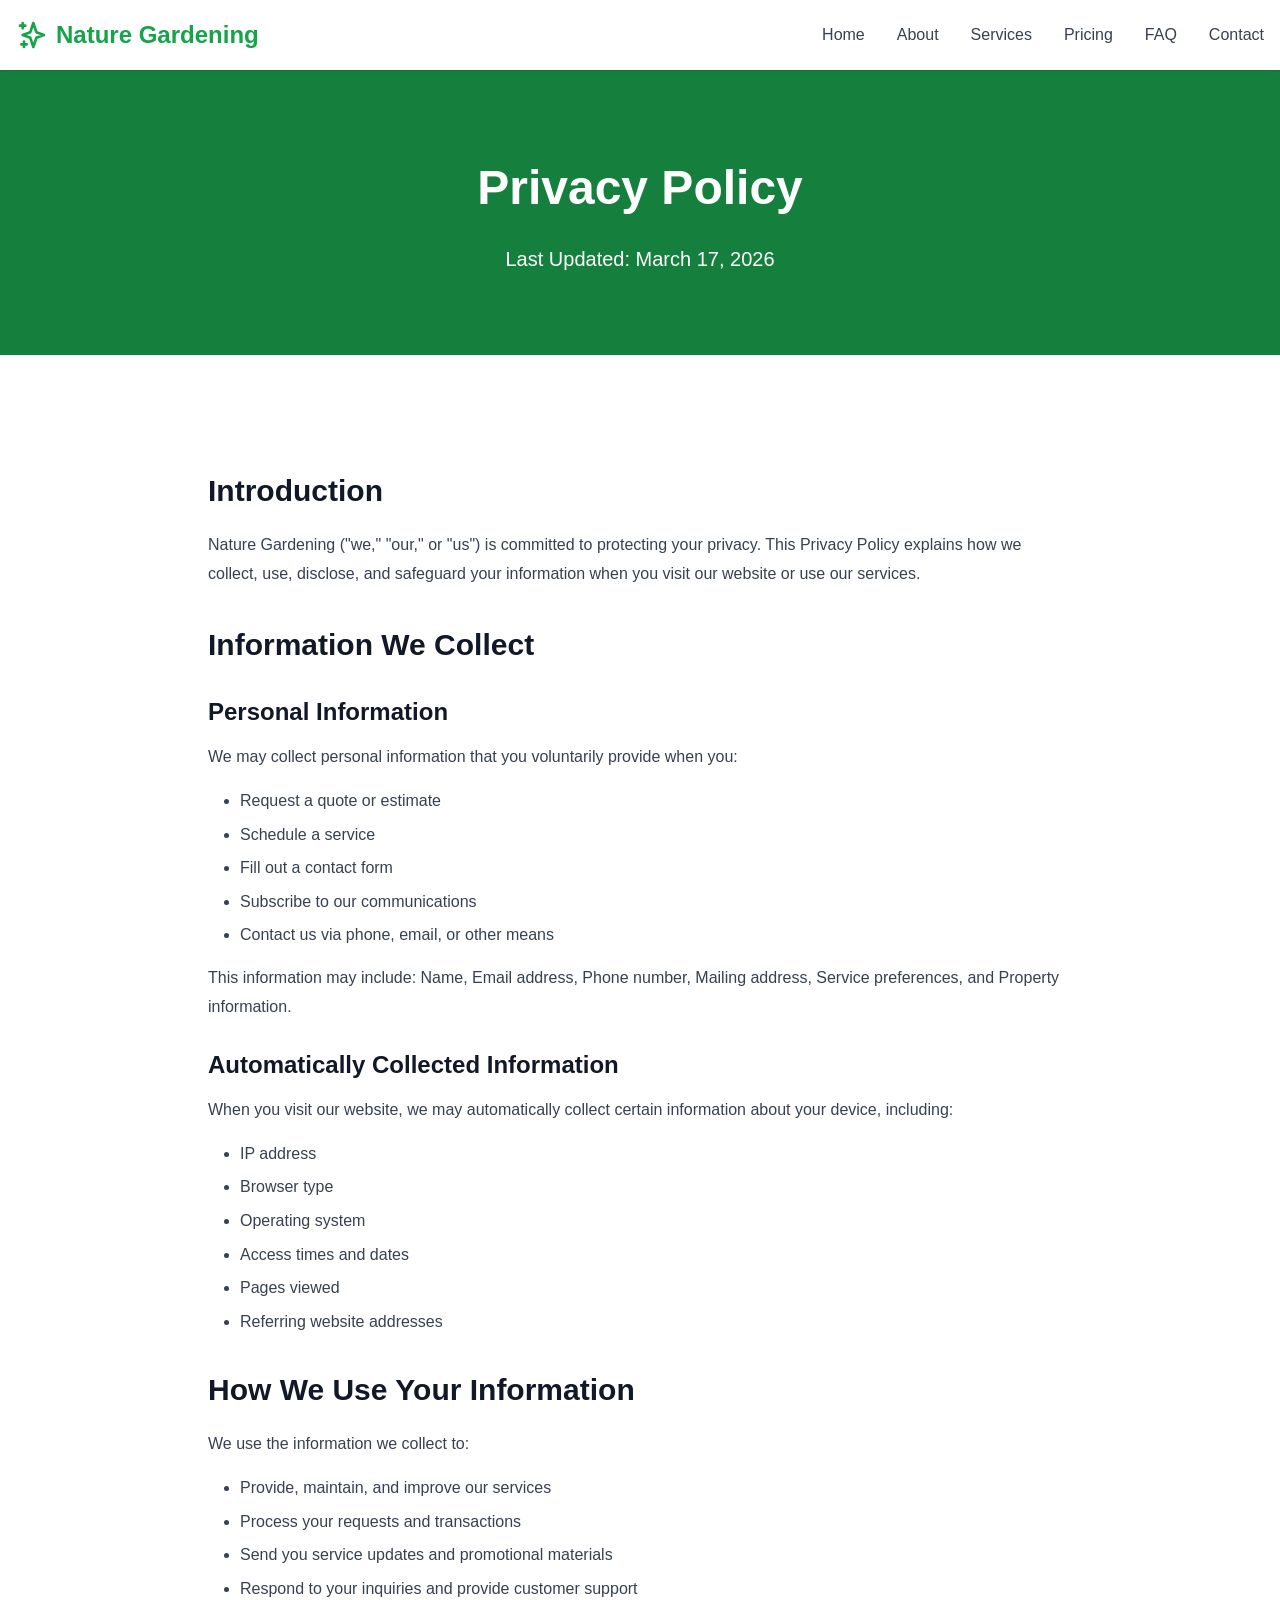
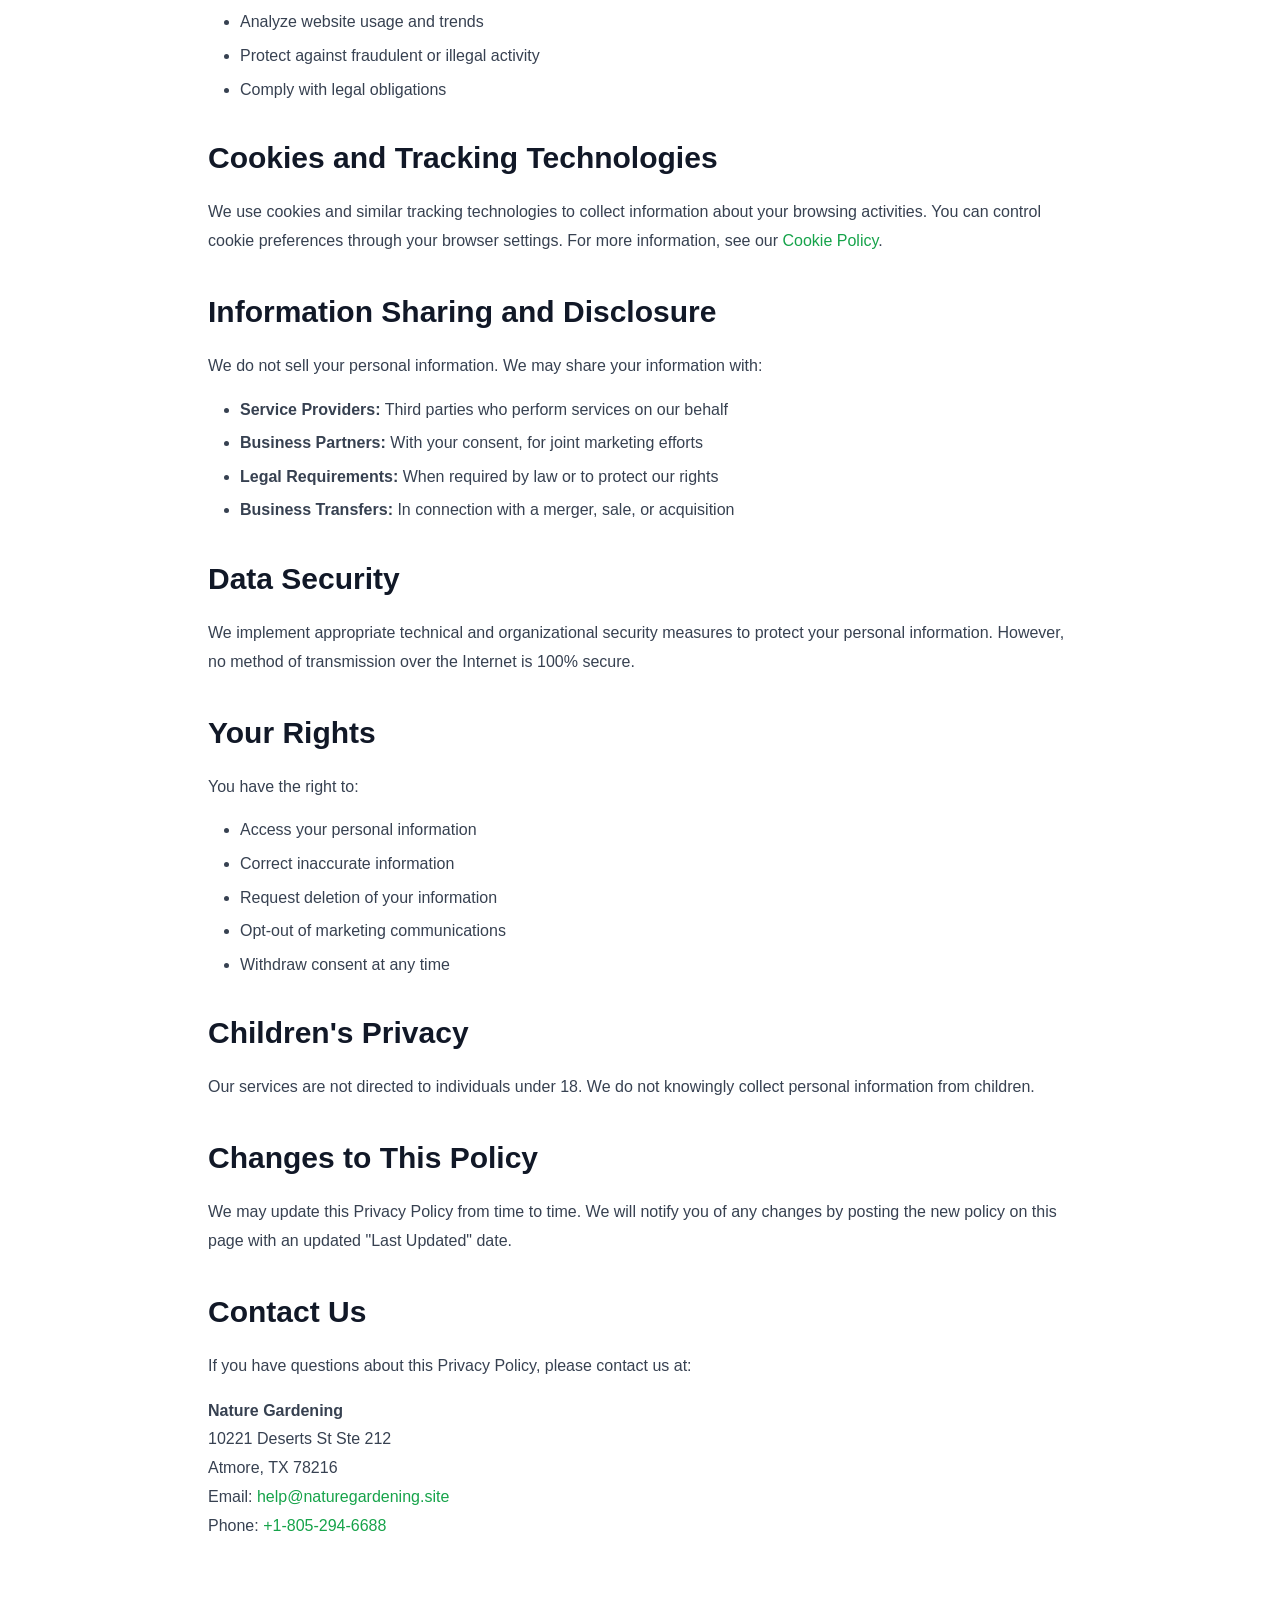
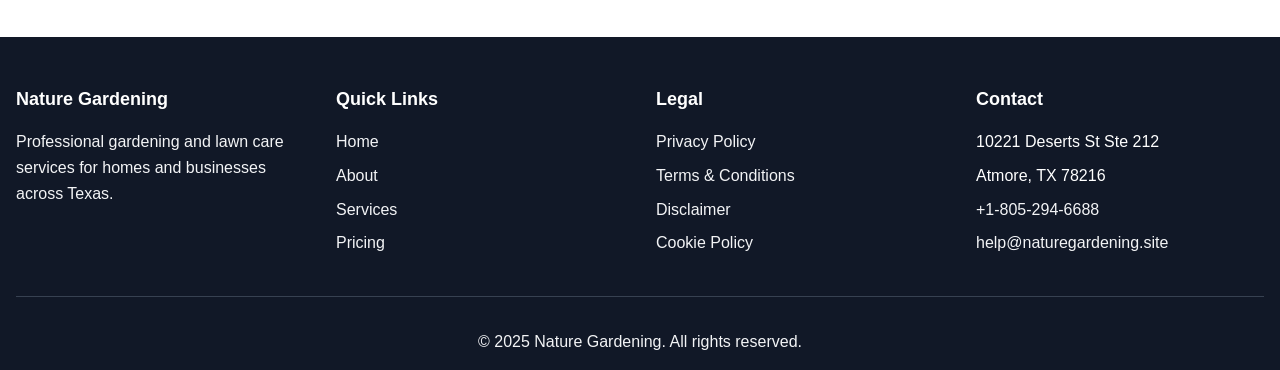
<file: privacy.html>
<!DOCTYPE html>
<html lang="en">
<head>
    <meta charset="UTF-8">
    <meta name="viewport" content="width=device-width, initial-scale=1.0">
    <meta name="description" content="Nature Gardening Privacy Policy - Learn how we collect, use, and protect your personal information.">
    <title>Privacy Policy - Nature Gardening</title>
    <link rel="stylesheet" href="css/styles.css">
    <style>
        .legal-content { max-width: 56rem; margin: 0 auto; padding: 0 1rem; }
        .legal-content h2 { font-size: 1.875rem; font-weight: bold; margin-top: 2rem; margin-bottom: 1rem; }
        .legal-content h3 { font-size: 1.5rem; font-weight: 600; margin-top: 1.5rem; margin-bottom: 0.75rem; }
        .legal-content p { margin-bottom: 1rem; line-height: 1.8; color: var(--color-gray-700); }
        .legal-content ul { margin-bottom: 1rem; padding-left: 2rem; }
        .legal-content li { margin-bottom: 0.5rem; color: var(--color-gray-700); }
    </style>
</head>
<body>
    <header class="header">
        <div class="header-content">
            <a href="index.html" class="logo">
                <svg class="logo-icon" fill="none" stroke="currentColor" viewBox="0 0 24 24">
                    <path stroke-linecap="round" stroke-linejoin="round" stroke-width="2" d="M5 3v4M3 5h4M6 17v4m-2-2h4m5-16l2.286 6.857L21 12l-5.714 2.143L13 21l-2.286-6.857L5 12l5.714-2.143L13 3z"></path>
                </svg>
                <span>Nature Gardening</span>
            </a>
            <button class="mobile-menu-toggle">☰</button>
            <nav>
                <ul class="nav-list">
                    <li><a href="index.html" class="nav-link">Home</a></li>
                    <li><a href="about.html" class="nav-link">About</a></li>
                    <li><a href="services.html" class="nav-link">Services</a></li>
                    <li><a href="pricing.html" class="nav-link">Pricing</a></li>
                    <li><a href="faq.html" class="nav-link">FAQ</a></li>
                    <li><a href="contact.html" class="nav-link">Contact</a></li>
                </ul>
            </nav>
        </div>
    </header>

    <section class="page-hero">
        <h1>Privacy Policy</h1>
        <p>Last Updated: March 17, 2026</p>
    </section>

    <section class="section">
        <div class="legal-content">
            <h2>Introduction</h2>
            <p>Nature Gardening ("we," "our," or "us") is committed to protecting your privacy. This Privacy Policy explains how we collect, use, disclose, and safeguard your information when you visit our website or use our services.</p>

            <h2>Information We Collect</h2>
            <h3>Personal Information</h3>
            <p>We may collect personal information that you voluntarily provide when you:</p>
            <ul>
                <li>Request a quote or estimate</li>
                <li>Schedule a service</li>
                <li>Fill out a contact form</li>
                <li>Subscribe to our communications</li>
                <li>Contact us via phone, email, or other means</li>
            </ul>
            <p>This information may include: Name, Email address, Phone number, Mailing address, Service preferences, and Property information.</p>

            <h3>Automatically Collected Information</h3>
            <p>When you visit our website, we may automatically collect certain information about your device, including:</p>
            <ul>
                <li>IP address</li>
                <li>Browser type</li>
                <li>Operating system</li>
                <li>Access times and dates</li>
                <li>Pages viewed</li>
                <li>Referring website addresses</li>
            </ul>

            <h2>How We Use Your Information</h2>
            <p>We use the information we collect to:</p>
            <ul>
                <li>Provide, maintain, and improve our services</li>
                <li>Process your requests and transactions</li>
                <li>Send you service updates and promotional materials</li>
                <li>Respond to your inquiries and provide customer support</li>
                <li>Analyze website usage and trends</li>
                <li>Protect against fraudulent or illegal activity</li>
                <li>Comply with legal obligations</li>
            </ul>

            <h2>Cookies and Tracking Technologies</h2>
            <p>We use cookies and similar tracking technologies to collect information about your browsing activities. You can control cookie preferences through your browser settings. For more information, see our <a href="cookie-policy.html" style="color: var(--color-green-600);">Cookie Policy</a>.</p>

            <h2>Information Sharing and Disclosure</h2>
            <p>We do not sell your personal information. We may share your information with:</p>
            <ul>
                <li><strong>Service Providers:</strong> Third parties who perform services on our behalf</li>
                <li><strong>Business Partners:</strong> With your consent, for joint marketing efforts</li>
                <li><strong>Legal Requirements:</strong> When required by law or to protect our rights</li>
                <li><strong>Business Transfers:</strong> In connection with a merger, sale, or acquisition</li>
            </ul>

            <h2>Data Security</h2>
            <p>We implement appropriate technical and organizational security measures to protect your personal information. However, no method of transmission over the Internet is 100% secure.</p>

            <h2>Your Rights</h2>
            <p>You have the right to:</p>
            <ul>
                <li>Access your personal information</li>
                <li>Correct inaccurate information</li>
                <li>Request deletion of your information</li>
                <li>Opt-out of marketing communications</li>
                <li>Withdraw consent at any time</li>
            </ul>

            <h2>Children's Privacy</h2>
            <p>Our services are not directed to individuals under 18. We do not knowingly collect personal information from children.</p>

            <h2>Changes to This Policy</h2>
            <p>We may update this Privacy Policy from time to time. We will notify you of any changes by posting the new policy on this page with an updated "Last Updated" date.</p>

            <h2>Contact Us</h2>
            <p>If you have questions about this Privacy Policy, please contact us at:</p>
            <p>
                <strong>Nature Gardening</strong><br>
                10221 Deserts St Ste 212<br>
                Atmore, TX 78216<br>
                Email: <a href="mailto:help@naturegardening.site" style="color: var(--color-green-600);">help@naturegardening.site</a><br>
                Phone: <a href="tel:+18052946688" style="color: var(--color-green-600);">+1-805-294-6688</a>
            </p>
        </div>
    </section>

    <footer class="footer">
        <div class="footer-content">
            <div>
                <h3>Nature Gardening</h3>
                <p style="color: var(--color-gray-100); margin-top: 1rem;">Professional gardening and lawn care services for homes and businesses across Texas.</p>
            </div>
            <div>
                <h3>Quick Links</h3>
                <ul class="footer-links">
                    <li><a href="index.html">Home</a></li>
                    <li><a href="about.html">About</a></li>
                    <li><a href="services.html">Services</a></li>
                    <li><a href="pricing.html">Pricing</a></li>
                </ul>
            </div>
            <div>
                <h3>Legal</h3>
                <ul class="footer-links">
                    <li><a href="privacy.html">Privacy Policy</a></li>
                    <li><a href="terms.html">Terms & Conditions</a></li>
                    <li><a href="disclaimer.html">Disclaimer</a></li>
                    <li><a href="cookie-policy.html">Cookie Policy</a></li>
                </ul>
            </div>
            <div>
                <h3>Contact</h3>
                <ul class="footer-links">
                    <li>10221 Deserts St Ste 212</li>
                    <li>Atmore, TX 78216</li>
                    <li><a href="tel:+18052946688">+1-805-294-6688</a></li>
                    <li><a href="mailto:help@naturegardening.site">help@naturegardening.site</a></li>
                </ul>
            </div>
        </div>
        <div class="footer-bottom">
            <p>&copy; 2025 Nature Gardening. All rights reserved.</p>
        </div>
    </footer>

    <script src="js/main.js"></script>
</body>
</html>
</file>
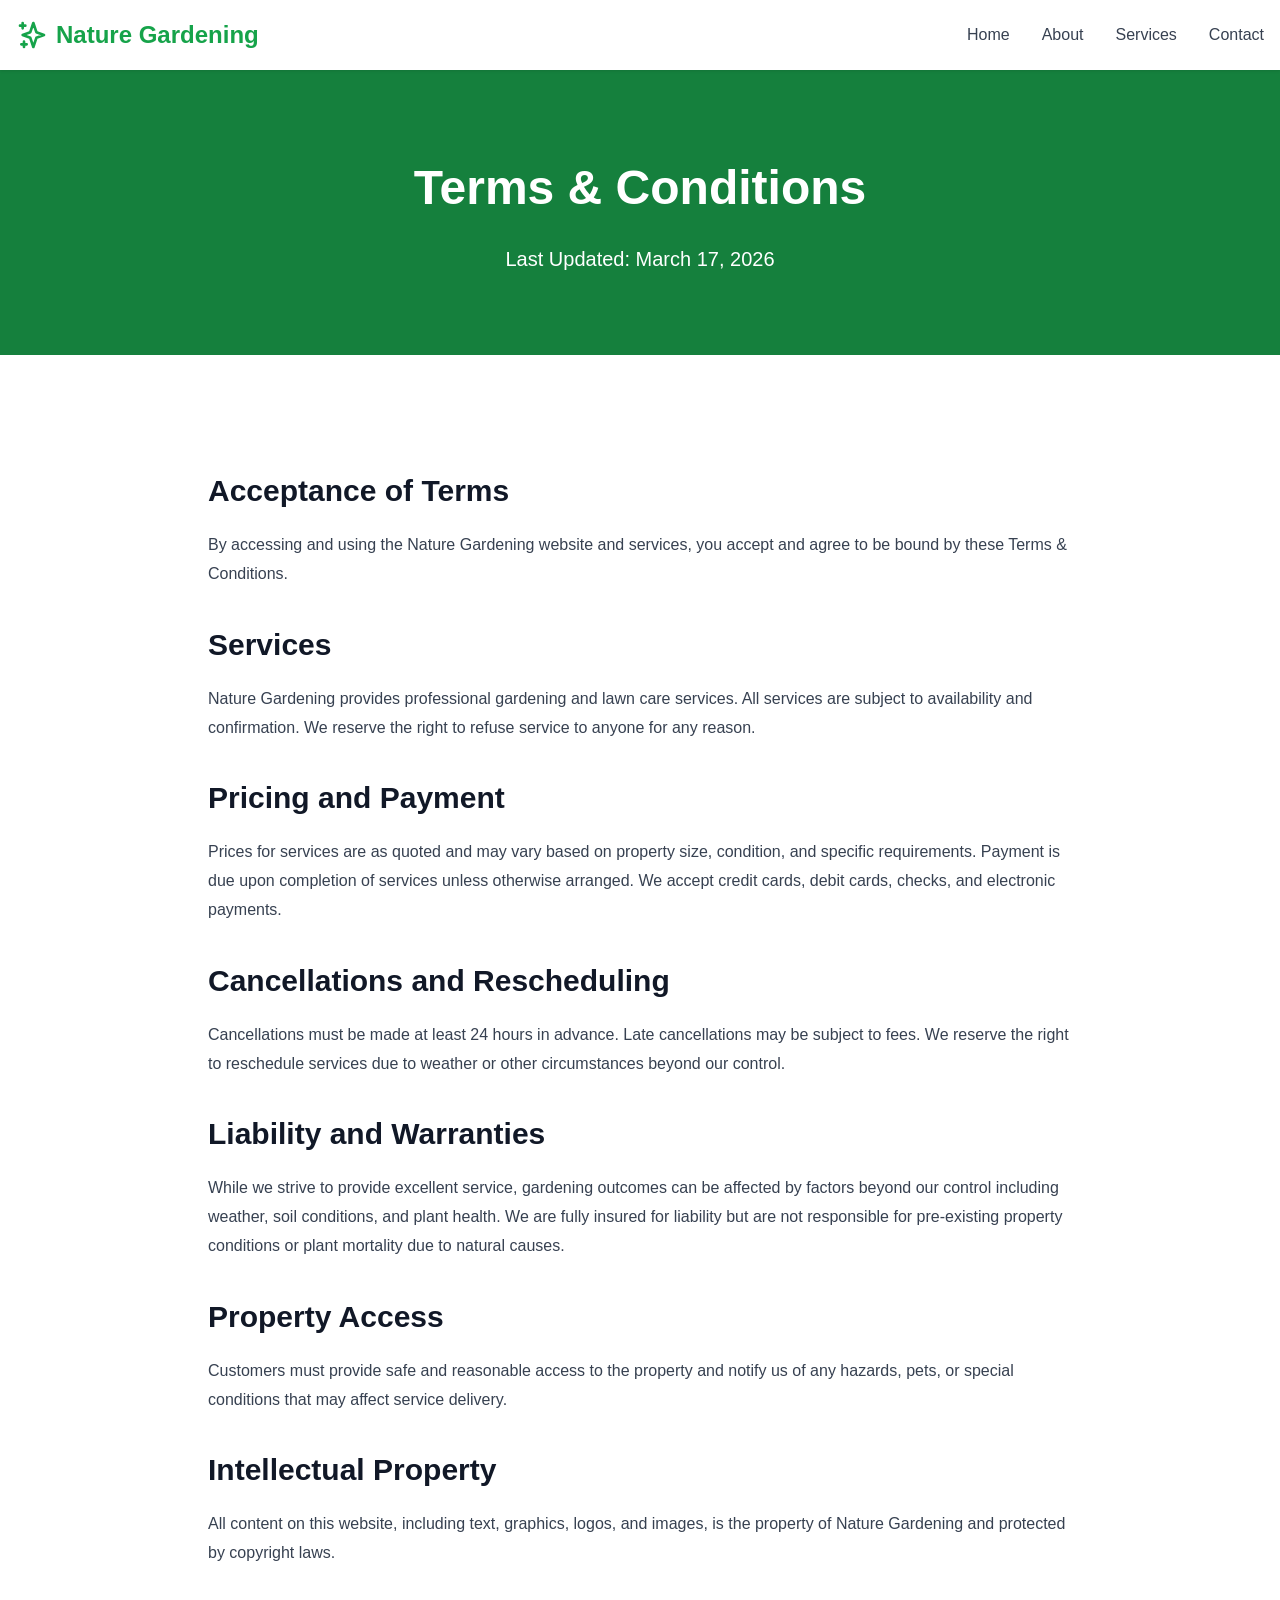
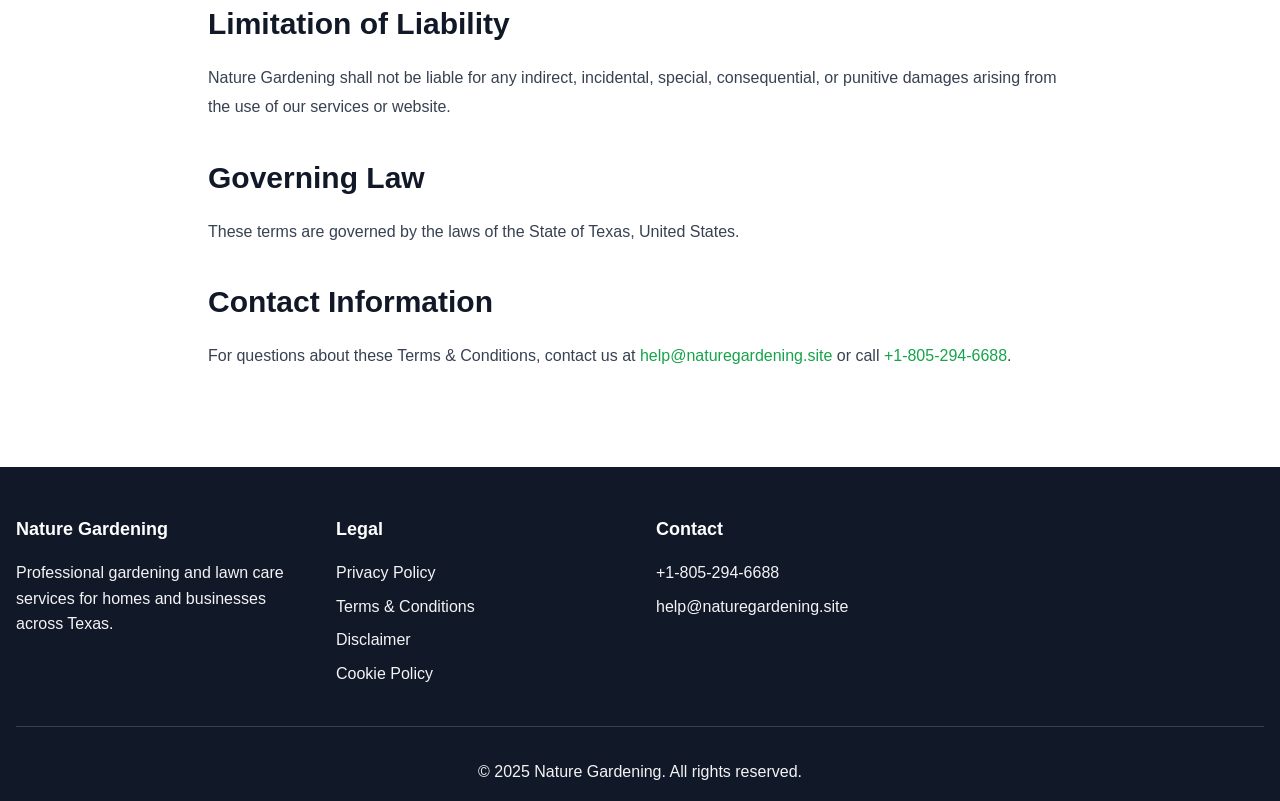
<file: terms.html>
<!DOCTYPE html>
<html lang="en">
<head>
    <meta charset="UTF-8">
    <meta name="viewport" content="width=device-width, initial-scale=1.0">
    <title>Terms & Conditions - Nature Gardening</title>
    <link rel="stylesheet" href="css/styles.css">
    <style>
        .legal-content { max-width: 56rem; margin: 0 auto; padding: 0 1rem; }
        .legal-content h2 { font-size: 1.875rem; font-weight: bold; margin-top: 2rem; margin-bottom: 1rem; }
        .legal-content p { margin-bottom: 1rem; line-height: 1.8; color: var(--color-gray-700); }
        .legal-content ul { margin-bottom: 1rem; padding-left: 2rem; }
        .legal-content li { margin-bottom: 0.5rem; color: var(--color-gray-700); }
    </style>
</head>
<body>
    <header class="header">
        <div class="header-content">
            <a href="index.html" class="logo">
                <svg class="logo-icon" fill="none" stroke="currentColor" viewBox="0 0 24 24">
                    <path stroke-linecap="round" stroke-linejoin="round" stroke-width="2" d="M5 3v4M3 5h4M6 17v4m-2-2h4m5-16l2.286 6.857L21 12l-5.714 2.143L13 21l-2.286-6.857L5 12l5.714-2.143L13 3z"></path>
                </svg>
                <span>Nature Gardening</span>
            </a>
            <button class="mobile-menu-toggle">☰</button>
            <nav>
                <ul class="nav-list">
                    <li><a href="index.html" class="nav-link">Home</a></li>
                    <li><a href="about.html" class="nav-link">About</a></li>
                    <li><a href="services.html" class="nav-link">Services</a></li>
                    <li><a href="contact.html" class="nav-link">Contact</a></li>
                </ul>
            </nav>
        </div>
    </header>

    <section class="page-hero">
        <h1>Terms & Conditions</h1>
        <p>Last Updated: March 17, 2026</p>
    </section>

    <section class="section">
        <div class="legal-content">
            <h2>Acceptance of Terms</h2>
            <p>By accessing and using the Nature Gardening website and services, you accept and agree to be bound by these Terms & Conditions.</p>

            <h2>Services</h2>
            <p>Nature Gardening provides professional gardening and lawn care services. All services are subject to availability and confirmation. We reserve the right to refuse service to anyone for any reason.</p>

            <h2>Pricing and Payment</h2>
            <p>Prices for services are as quoted and may vary based on property size, condition, and specific requirements. Payment is due upon completion of services unless otherwise arranged. We accept credit cards, debit cards, checks, and electronic payments.</p>

            <h2>Cancellations and Rescheduling</h2>
            <p>Cancellations must be made at least 24 hours in advance. Late cancellations may be subject to fees. We reserve the right to reschedule services due to weather or other circumstances beyond our control.</p>

            <h2>Liability and Warranties</h2>
            <p>While we strive to provide excellent service, gardening outcomes can be affected by factors beyond our control including weather, soil conditions, and plant health. We are fully insured for liability but are not responsible for pre-existing property conditions or plant mortality due to natural causes.</p>

            <h2>Property Access</h2>
            <p>Customers must provide safe and reasonable access to the property and notify us of any hazards, pets, or special conditions that may affect service delivery.</p>

            <h2>Intellectual Property</h2>
            <p>All content on this website, including text, graphics, logos, and images, is the property of Nature Gardening and protected by copyright laws.</p>

            <h2>Limitation of Liability</h2>
            <p>Nature Gardening shall not be liable for any indirect, incidental, special, consequential, or punitive damages arising from the use of our services or website.</p>

            <h2>Governing Law</h2>
            <p>These terms are governed by the laws of the State of Texas, United States.</p>

            <h2>Contact Information</h2>
            <p>For questions about these Terms & Conditions, contact us at <a href="mailto:help@naturegardening.site" style="color: var(--color-green-600);">help@naturegardening.site</a> or call <a href="tel:+18052946688" style="color: var(--color-green-600);">+1-805-294-6688</a>.</p>
        </div>
    </section>

    <footer class="footer">
        <div class="footer-content">
            <div>
                <h3>Nature Gardening</h3>
                <p style="color: var(--color-gray-100); margin-top: 1rem;">Professional gardening and lawn care services for homes and businesses across Texas.</p>
            </div>
            <div>
                <h3>Legal</h3>
                <ul class="footer-links">
                    <li><a href="privacy.html">Privacy Policy</a></li>
                    <li><a href="terms.html">Terms & Conditions</a></li>
                    <li><a href="disclaimer.html">Disclaimer</a></li>
                    <li><a href="cookie-policy.html">Cookie Policy</a></li>
                </ul>
            </div>
            <div>
                <h3>Contact</h3>
                <ul class="footer-links">
                    <li><a href="tel:+18052946688">+1-805-294-6688</a></li>
                    <li><a href="mailto:help@naturegardening.site">help@naturegardening.site</a></li>
                </ul>
            </div>
        </div>
        <div class="footer-bottom">
            <p>&copy; 2025 Nature Gardening. All rights reserved.</p>
        </div>
    </footer>

    <script src="js/main.js"></script>
</body>
</html>
</file>
<file: css/styles.css>
/* Nature Gardening Website - Main Stylesheet */

/* CSS Variables */
:root {
  --color-green-50: #f0fdf4;
  --color-green-100: #dcfce7;
  --color-green-600: #16a34a;
  --color-green-700: #15803d;
  --color-gray-50: #f9fafb;
  --color-gray-100: #f3f4f6;
  --color-gray-600: #4b5563;
  --color-gray-700: #374151;
  --color-gray-800: #1f2937;
  --color-gray-900: #111827;
  --color-white: #ffffff;
  --max-width: 1280px;
  --spacing-unit: 1rem;
}

/* Reset and Base Styles */
* {
  margin: 0;
  padding: 0;
  box-sizing: border-box;
}

body {
  font-family: -apple-system, BlinkMacSystemFont, 'Segoe UI', Roboto, 'Helvetica Neue', Arial, sans-serif;
  line-height: 1.6;
  color: var(--color-gray-900);
  background-color: var(--color-white);
}

a {
  text-decoration: none;
  color: inherit;
}

img {
  max-width: 100%;
  height: auto;
  display: block;
}

button {
  cursor: pointer;
  border: none;
  font-family: inherit;
}

/* Container */
.container {
  max-width: var(--max-width);
  margin: 0 auto;
  padding: 0 1rem;
}

.container-lg {
  max-width: 1536px;
  margin: 0 auto;
  padding: 0 1rem;
}

/* Header */
.header {
  background-color: var(--color-white);
  box-shadow: 0 1px 3px rgba(0, 0, 0, 0.1);
  position: sticky;
  top: 0;
  z-index: 1000;
}

.header-content {
  max-width: var(--max-width);
  margin: 0 auto;
  padding: 1rem;
  display: flex;
  justify-content: space-between;
  align-items: center;
}

.logo {
  display: flex;
  align-items: center;
  gap: 0.5rem;
  font-size: 1.5rem;
  font-weight: bold;
  color: var(--color-green-600);
}

.logo-icon {
  width: 32px;
  height: 32px;
  color: var(--color-green-600);
}

.nav-list {
  display: flex;
  list-style: none;
  gap: 2rem;
  align-items: center;
}

.nav-link {
  color: var(--color-gray-700);
  font-weight: 500;
  transition: color 0.3s;
}

.nav-link:hover {
  color: var(--color-green-600);
}

.nav-link.active {
  color: var(--color-green-600);
}

.btn {
  padding: 0.75rem 1.5rem;
  border-radius: 0.375rem;
  font-weight: 600;
  transition: all 0.3s;
  display: inline-block;
  text-align: center;
}

.btn-primary {
  background-color: var(--color-green-600);
  color: var(--color-white);
}

.btn-primary:hover {
  background-color: var(--color-green-700);
}

.btn-outline {
  background-color: transparent;
  border: 2px solid var(--color-green-600);
  color: var(--color-green-600);
}

.btn-outline:hover {
  background-color: var(--color-green-50);
}

.btn-lg {
  padding: 1rem 2rem;
  font-size: 1.125rem;
}

.btn-white {
  background-color: var(--color-white);
  color: var(--color-green-600);
}

.btn-white:hover {
  background-color: var(--color-gray-100);
}

/* Mobile Menu Toggle */
.mobile-menu-toggle {
  display: none;
  background: none;
  font-size: 1.5rem;
  color: var(--color-gray-700);
}

@media (max-width: 768px) {
  .mobile-menu-toggle {
    display: block;
  }

  .nav-list {
    display: none;
    position: absolute;
    top: 100%;
    left: 0;
    right: 0;
    background-color: var(--color-white);
    flex-direction: column;
    padding: 1rem;
    box-shadow: 0 4px 6px rgba(0, 0, 0, 0.1);
  }

  .nav-list.active {
    display: flex;
  }
}

/* Hero Section */
.hero {
  background: linear-gradient(to bottom right, var(--color-green-50), var(--color-green-100));
  padding: 5rem 1rem;
}

.hero-content {
  max-width: var(--max-width);
  margin: 0 auto;
  display: grid;
  grid-template-columns: 1fr 1fr;
  gap: 3rem;
  align-items: center;
}

.hero h1 {
  font-size: 3rem;
  font-weight: bold;
  color: var(--color-gray-900);
  margin-bottom: 1.5rem;
  line-height: 1.2;
}

.hero p {
  font-size: 1.25rem;
  color: var(--color-gray-700);
  margin-bottom: 2rem;
}

.hero-buttons {
  display: flex;
  gap: 1rem;
  flex-wrap: wrap;
}

.hero-images {
  display: grid;
  grid-template-columns: 1fr 1fr;
  gap: 1rem;
}

.hero-image {
  border-radius: 0.5rem;
  box-shadow: 0 10px 15px rgba(0, 0, 0, 0.1);
  width: 100%;
  height: 16rem;
  object-fit: cover;
}

.hero-image:nth-child(2),
.hero-image:nth-child(4) {
  margin-top: 2rem;
}

@media (max-width: 1024px) {
  .hero-content {
    grid-template-columns: 1fr;
  }

  .hero h1 {
    font-size: 2.5rem;
  }
}

/* Page Hero */
.page-hero {
  background-color: var(--color-green-700);
  color: var(--color-white);
  padding: 5rem 1rem;
  text-align: center;
}

.page-hero h1 {
  font-size: 3rem;
  font-weight: bold;
  margin-bottom: 1rem;
}

.page-hero p {
  font-size: 1.25rem;
  max-width: 48rem;
  margin: 0 auto;
}

/* Section */
.section {
  padding: 5rem 1rem;
}

.section-gray {
  background-color: var(--color-gray-50);
}

.section-green {
  background-color: var(--color-green-50);
}

.section-title {
  font-size: 2.5rem;
  font-weight: bold;
  text-align: center;
  margin-bottom: 1rem;
  color: var(--color-gray-900);
}

.section-subtitle {
  font-size: 1.25rem;
  text-align: center;
  color: var(--color-gray-600);
  margin-bottom: 3rem;
  max-width: 48rem;
  margin-left: auto;
  margin-right: auto;
}

/* Grid Layouts */
.grid {
  display: grid;
  gap: 2rem;
}

.grid-cols-2 {
  grid-template-columns: repeat(2, 1fr);
}

.grid-cols-3 {
  grid-template-columns: repeat(3, 1fr);
}

.grid-cols-4 {
  grid-template-columns: repeat(4, 1fr);
}

@media (max-width: 1024px) {
  .grid-cols-4 {
    grid-template-columns: repeat(2, 1fr);
  }
}

@media (max-width: 768px) {
  .grid-cols-2,
  .grid-cols-3,
  .grid-cols-4 {
    grid-template-columns: 1fr;
  }
}

/* Card */
.card {
  background-color: var(--color-white);
  border-radius: 0.5rem;
  box-shadow: 0 1px 3px rgba(0, 0, 0, 0.1);
  overflow: hidden;
  transition: box-shadow 0.3s;
}

.card:hover {
  box-shadow: 0 10px 15px rgba(0, 0, 0, 0.1);
}

.card-content {
  padding: 1.5rem;
}

.card-bg-green {
  background-color: var(--color-green-50);
}

/* Stats Section */
.stats-section {
  background-color: var(--color-green-700);
  color: var(--color-white);
  padding: 4rem 1rem;
}

.stats-grid {
  display: grid;
  grid-template-columns: repeat(4, 1fr);
  gap: 2rem;
  max-width: var(--max-width);
  margin: 0 auto;
}

.stat-item {
  text-align: center;
}

.stat-icon {
  width: 2.5rem;
  height: 2.5rem;
  margin: 0 auto 1rem;
  color: var(--color-green-100);
}

.stat-number {
  font-size: 2.5rem;
  font-weight: bold;
  margin-bottom: 0.5rem;
}

.stat-label {
  color: var(--color-green-100);
}

@media (max-width: 768px) {
  .stats-grid {
    grid-template-columns: repeat(2, 1fr);
  }
}

/* Service Cards */
.service-card-icon {
  width: 3rem;
  height: 3rem;
  color: var(--color-green-600);
  margin-bottom: 1rem;
}

.service-card h3 {
  font-size: 1.25rem;
  font-weight: 600;
  margin-bottom: 0.75rem;
}

.service-card p {
  color: var(--color-gray-600);
}

/* Feature List */
.feature-list {
  list-style: none;
}

.feature-item {
  display: flex;
  align-items: flex-start;
  gap: 0.75rem;
  margin-bottom: 0.75rem;
}

.feature-icon {
  width: 1.25rem;
  height: 1.25rem;
  flex-shrink: 0;
  margin-top: 0.25rem;
  background-color: var(--color-green-600);
  color: var(--color-white);
  border-radius: 50%;
  padding: 0.125rem;
}

.check-icon {
  width: 1.5rem;
  height: 1.5rem;
  color: var(--color-green-600);
  flex-shrink: 0;
  margin-top: 0.25rem;
}

/* CTA Section */
.cta-section {
  background: linear-gradient(to right, var(--color-green-600), var(--color-green-700));
  color: var(--color-white);
  padding: 5rem 1rem;
  text-align: center;
}

.cta-section h2 {
  font-size: 2.5rem;
  font-weight: bold;
  margin-bottom: 1.5rem;
}

.cta-section p {
  font-size: 1.25rem;
  margin-bottom: 2rem;
}

/* Footer */
.footer {
  background-color: var(--color-gray-900);
  color: var(--color-white);
  padding: 3rem 1rem 1rem;
}

.footer-content {
  max-width: var(--max-width);
  margin: 0 auto;
  display: grid;
  grid-template-columns: repeat(4, 1fr);
  gap: 2rem;
  margin-bottom: 2rem;
}

.footer h3 {
  font-size: 1.125rem;
  font-weight: 600;
  margin-bottom: 1rem;
}

.footer-links {
  list-style: none;
}

.footer-links li {
  margin-bottom: 0.5rem;
}

.footer-links a {
  color: var(--color-gray-100);
  transition: color 0.3s;
}

.footer-links a:hover {
  color: var(--color-green-600);
}

.footer-bottom {
  border-top: 1px solid var(--color-gray-700);
  padding-top: 2rem;
  text-align: center;
  color: var(--color-gray-100);
  max-width: var(--max-width);
  margin: 0 auto;
}

@media (max-width: 768px) {
  .footer-content {
    grid-template-columns: repeat(2, 1fr);
  }
}

/* Form Styles */
.form-group {
  margin-bottom: 1.5rem;
}

.form-label {
  display: block;
  font-weight: 500;
  margin-bottom: 0.5rem;
  color: var(--color-gray-700);
}

.form-input,
.form-textarea,
.form-select {
  width: 100%;
  padding: 0.75rem;
  border: 1px solid var(--color-gray-100);
  border-radius: 0.375rem;
  font-size: 1rem;
  transition: border-color 0.3s;
}

.form-input:focus,
.form-textarea:focus,
.form-select:focus {
  outline: none;
  border-color: var(--color-green-600);
}

.form-textarea {
  resize: vertical;
  min-height: 120px;
}

.checkbox-group {
  display: flex;
  align-items: flex-start;
  gap: 0.5rem;
}

.checkbox {
  margin-top: 0.25rem;
}

/* Pricing Cards */
.pricing-card {
  position: relative;
  border: 1px solid var(--color-gray-100);
}

.pricing-card.popular {
  border: 2px solid var(--color-green-600);
  box-shadow: 0 10px 15px rgba(0, 0, 0, 0.1);
}

.pricing-badge {
  position: absolute;
  top: -1rem;
  left: 50%;
  transform: translateX(-50%);
  background-color: var(--color-green-600);
  color: var(--color-white);
  padding: 0.25rem 1.5rem;
  border-radius: 9999px;
  font-size: 0.875rem;
  font-weight: 600;
}

.pricing-header {
  text-align: center;
  padding: 2rem 1.5rem 1rem;
}

.pricing-title {
  font-size: 1.5rem;
  font-weight: 600;
  margin-bottom: 0.5rem;
}

.pricing-price {
  font-size: 2.5rem;
  font-weight: bold;
  color: var(--color-green-600);
}

.pricing-period {
  color: var(--color-gray-600);
  margin-left: 0.5rem;
}

.pricing-description {
  color: var(--color-gray-600);
  font-size: 0.875rem;
  margin-top: 0.5rem;
}

.pricing-features {
  list-style: none;
  padding: 1.5rem;
}

.pricing-feature {
  display: flex;
  align-items: flex-start;
  gap: 0.75rem;
  margin-bottom: 0.75rem;
}

/* Accordion */
.accordion-item {
  border: 1px solid var(--color-gray-100);
  border-radius: 0.5rem;
  margin-bottom: 1rem;
  overflow: hidden;
}

.accordion-trigger {
  width: 100%;
  padding: 1.5rem;
  background-color: var(--color-white);
  border: none;
  text-align: left;
  font-weight: 600;
  font-size: 1.125rem;
  cursor: pointer;
  display: flex;
  justify-content: space-between;
  align-items: center;
  transition: background-color 0.3s;
}

.accordion-trigger:hover {
  background-color: var(--color-gray-50);
}

.accordion-content {
  padding: 0 1.5rem;
  max-height: 0;
  overflow: hidden;
  transition: max-height 0.3s ease, padding 0.3s ease;
}

.accordion-content.active {
  max-height: 500px;
  padding: 1rem 1.5rem 1.5rem;
}

.accordion-icon {
  transition: transform 0.3s;
}

.accordion-icon.active {
  transform: rotate(180deg);
}

/* Modal */
.modal-overlay {
  position: fixed;
  top: 0;
  left: 0;
  right: 0;
  bottom: 0;
  background-color: rgba(0, 0, 0, 0.5);
  display: flex;
  align-items: center;
  justify-content: center;
  z-index: 2000;
  opacity: 0;
  visibility: hidden;
  transition: opacity 0.3s, visibility 0.3s;
}

.modal-overlay.active {
  opacity: 1;
  visibility: visible;
}

.modal-content {
  background-color: var(--color-white);
  border-radius: 0.5rem;
  max-width: 500px;
  width: 90%;
  max-height: 90vh;
  overflow-y: auto;
  position: relative;
  transform: scale(0.95);
  transition: transform 0.3s;
}

.modal-overlay.active .modal-content {
  transform: scale(1);
}

.modal-header {
  padding: 1.5rem;
  border-bottom: 1px solid var(--color-gray-100);
  display: flex;
  justify-content: space-between;
  align-items: center;
}

.modal-title {
  font-size: 1.5rem;
  font-weight: bold;
}

.modal-close {
  background: none;
  border: none;
  font-size: 1.5rem;
  cursor: pointer;
  color: var(--color-gray-600);
  padding: 0;
  width: 2rem;
  height: 2rem;
  display: flex;
  align-items: center;
  justify-content: center;
}

.modal-close:hover {
  color: var(--color-gray-900);
}

.modal-body {
  padding: 1.5rem;
}

/* Cookie Banner */
.cookie-banner {
  position: fixed;
  bottom: 0;
  left: 0;
  right: 0;
  background-color: var(--color-white);
  box-shadow: 0 -4px 6px rgba(0, 0, 0, 0.1);
  padding: 1.5rem;
  z-index: 1500;
  transform: translateY(100%);
  transition: transform 0.3s;
}

.cookie-banner.active {
  transform: translateY(0);
}

.cookie-banner-content {
  max-width: var(--max-width);
  margin: 0 auto;
  display: flex;
  justify-content: space-between;
  align-items: center;
  gap: 1rem;
}

.cookie-banner-text {
  flex: 1;
}

.cookie-banner-buttons {
  display: flex;
  gap: 1rem;
}

@media (max-width: 768px) {
  .cookie-banner-content {
    flex-direction: column;
  }

  .cookie-banner-buttons {
    width: 100%;
    flex-direction: column;
  }

  .btn {
    width: 100%;
  }
}

/* Contact Info Cards */
.contact-card {
  background-color: var(--color-white);
  border-radius: 0.5rem;
  padding: 1.5rem;
  box-shadow: 0 1px 3px rgba(0, 0, 0, 0.1);
}

.contact-card-icon {
  width: 3rem;
  height: 3rem;
  background-color: var(--color-green-100);
  border-radius: 50%;
  display: flex;
  align-items: center;
  justify-content: center;
  margin-bottom: 1rem;
}

.contact-card-icon svg {
  width: 1.5rem;
  height: 1.5rem;
  color: var(--color-green-600);
}

/* Map */
.map-container {
  border-radius: 0.5rem;
  overflow: hidden;
  box-shadow: 0 10px 15px rgba(0, 0, 0, 0.1);
  height: 320px;
}

.map-container iframe {
  width: 100%;
  height: 100%;
  border: 0;
}

/* Utility Classes */
.text-center {
  text-align: center;
}

.text-lg {
  font-size: 1.125rem;
}

.text-xl {
  font-size: 1.25rem;
}

.text-2xl {
  font-size: 1.5rem;
}

.text-3xl {
  font-size: 1.875rem;
}

.text-4xl {
  font-size: 2.25rem;
}

.font-bold {
  font-weight: 700;
}

.font-semibold {
  font-weight: 600;
}

.mb-1 {
  margin-bottom: 0.25rem;
}

.mb-2 {
  margin-bottom: 0.5rem;
}

.mb-3 {
  margin-bottom: 0.75rem;
}

.mb-4 {
  margin-bottom: 1rem;
}

.mb-6 {
  margin-bottom: 1.5rem;
}

.mb-8 {
  margin-bottom: 2rem;
}

.mt-4 {
  margin-top: 1rem;
}

.mt-8 {
  margin-top: 2rem;
}

.gap-4 {
  gap: 1rem;
}

.rounded-lg {
  border-radius: 0.5rem;
}

.shadow-lg {
  box-shadow: 0 10px 15px rgba(0, 0, 0, 0.1);
}

.hidden {
  display: none;
}

/* Timeline */
.timeline-item {
  position: relative;
}

.timeline-icon {
  width: 3rem;
  height: 3rem;
  background-color: var(--color-green-600);
  border-radius: 50%;
  display: flex;
  align-items: center;
  justify-content: center;
  color: var(--color-white);
  font-weight: bold;
  margin-bottom: 1rem;
}

.timeline-year {
  font-size: 1.5rem;
  font-weight: bold;
  color: var(--color-green-600);
  margin-left: 0.75rem;
}

/* Search Bar */
.search-container {
  position: relative;
  max-width: 48rem;
  margin: 0 auto;
}

.search-icon {
  position: absolute;
  left: 1rem;
  top: 50%;
  transform: translateY(-50%);
  width: 1.25rem;
  height: 1.25rem;
  color: var(--color-gray-600);
}

.search-input {
  width: 100%;
  padding: 1.5rem 1rem 1.5rem 3rem;
  font-size: 1.125rem;
  border: 1px solid var(--color-gray-100);
  border-radius: 0.375rem;
}

.search-input:focus {
  outline: none;
  border-color: var(--color-green-600);
}
</file>
